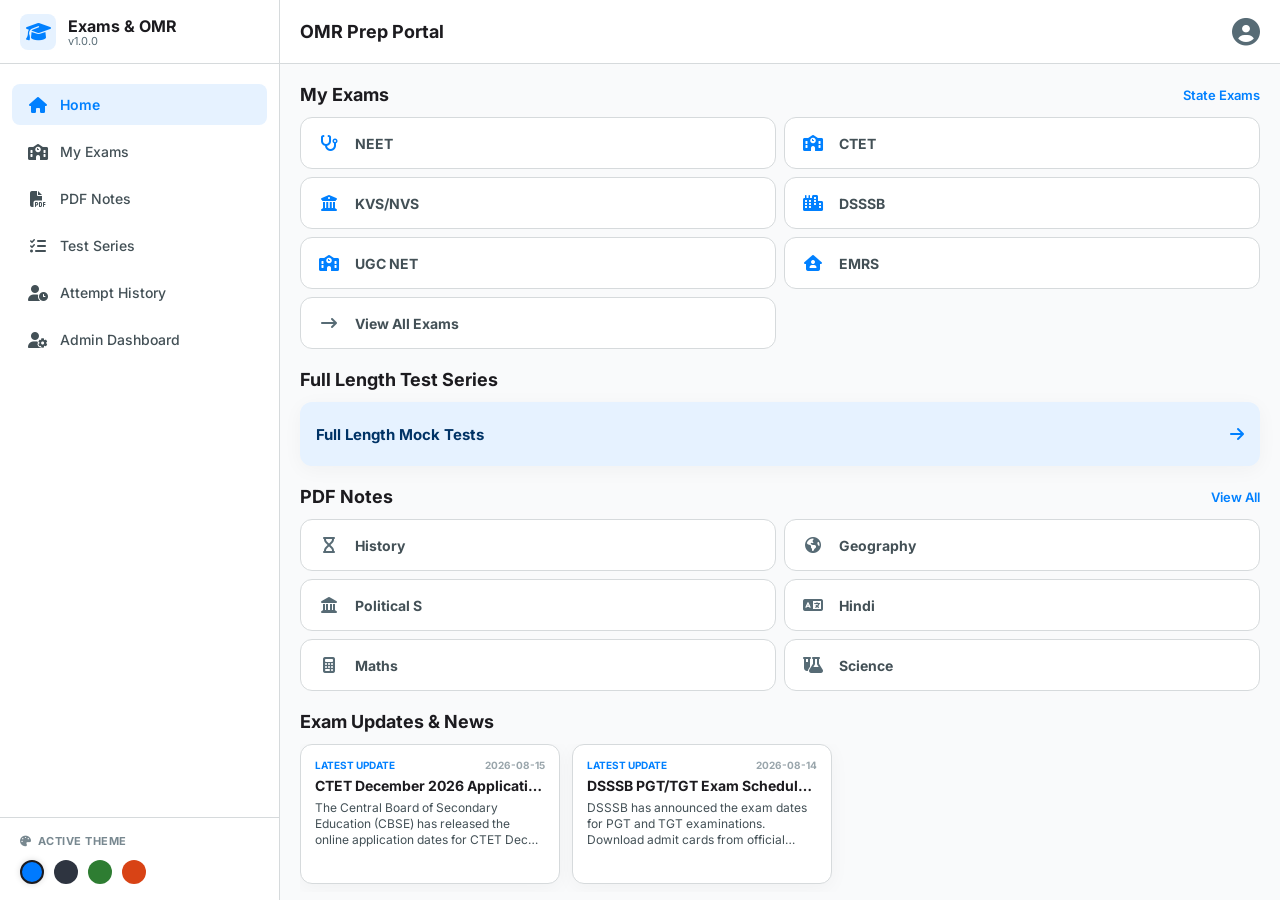
<file: web/index.html>
<!DOCTYPE html>
<html lang="en">
<head>
    <meta charset="UTF-8">
    <meta name="viewport" content="width=device-width, initial-scale=1.0">
    <title>OMR Prep Portal - Online Tests & OMR Scanner</title>
    <!-- Google Fonts: Inter for clean typography -->
    <link rel="preconnect" href="https://fonts.googleapis.com">
    <link rel="preconnect" href="https://fonts.gstatic.com" crossorigin>
    <link href="https://fonts.googleapis.com/css2?family=Inter:wght@300;400;500;600;700;800&display=swap" rel="stylesheet">
    <link rel="stylesheet" href="style.css">
    <!-- FontAwesome for icons -->
    <link rel="stylesheet" href="https://cdnjs.cloudflare.com/ajax/libs/font-awesome/6.4.0/css/all.min.css">
</head>
<body>
    <div id="app">
        <!-- Sidebar Navigation Drawer -->
        <aside id="sidebar" class="sidebar">
            <div class="sidebar-header">
                <div class="logo-box">
                    <i class="fa-solid fa-graduation-cap"></i>
                </div>
                <div>
                    <h3>Exams & OMR</h3>
                    <span>v1.0.0</span>
                </div>
                <button id="close-sidebar-btn" class="close-btn"><i class="fa-solid fa-xmark"></i></button>
            </div>
            <nav class="sidebar-nav">
                <a href="#" class="nav-item active" data-screen="home"><i class="fa-solid fa-house"></i> Home</a>
                <a href="#" class="nav-item" data-screen="exams"><i class="fa-solid fa-school"></i> My Exams</a>
                <a href="#" class="nav-item" data-screen="notes"><i class="fa-solid fa-file-pdf"></i> PDF Notes</a>
                <a href="#" class="nav-item" data-screen="test-series-catalog"><i class="fa-solid fa-list-check"></i> Test Series</a>

                <a href="#" class="nav-item" data-screen="profile"><i class="fa-solid fa-user-clock"></i> Attempt History</a>
                <a href="#" class="nav-item" data-screen="admin-gate"><i class="fa-solid fa-user-gear"></i> Admin Dashboard</a>
            </nav>
            <div class="sidebar-theme-selector">
                <span class="theme-selector-label"><i class="fa-solid fa-palette"></i> Active Theme</span>
                <div class="theme-buttons-row">
                    <button class="theme-btn ocean active" data-theme="ocean" title="Ocean Blue"></button>
                    <button class="theme-btn charcoal" data-theme="charcoal" title="Dark Mode"></button>
                    <button class="theme-btn emerald" data-theme="emerald" title="Forest Emerald"></button>
                    <button class="theme-btn sunset" data-theme="sunset" title="Sunset Copper"></button>
                </div>
            </div>
        </aside>

        <!-- Main Content Area -->
        <div class="main-wrapper">
            <!-- App Header -->
            <header class="app-header">
                <button id="hamburger-btn" class="header-icon-btn"><i class="fa-solid fa-bars"></i></button>
                <h1 id="header-title">OMR Prep Portal</h1>
                <button id="header-profile-btn" class="header-profile-btn"><i class="fa-solid fa-circle-user"></i></button>
            </header>

            <!-- Screens Containers -->
            <main class="content-container">
                <!-- 1. Home Screen -->
                <section id="screen-home" class="app-screen active">
                    <!-- My Exams Section -->
                    <div class="screen-section">
                        <div class="section-header">
                            <h3>My Exams</h3>
                            <button class="view-all-btn" data-target="exams">State Exams</button>
                        </div>
                        <div class="grid-two-columns" id="home-exams-list">
                            <!-- Injected dynamically -->
                        </div>
                    </div>

                    <!-- Full Length Test Series -->
                    <div class="screen-section">
                        <h3>Full Length Test Series</h3>
                        <div class="simple-promo-card" id="test-series-promo">
                            <span>Full Length Mock Tests</span>
                            <i class="fa-solid fa-arrow-right"></i>
                        </div>
                    </div>

                    <!-- PDF Notes Section -->
                    <div class="screen-section">
                        <div class="section-header">
                            <h3>PDF Notes</h3>
                            <button class="view-all-btn" data-target="notes">View All</button>
                        </div>
                        <div class="grid-two-columns" id="home-subjects-list">
                            <!-- Injected dynamically -->
                        </div>
                    </div>

                    <!-- Exam Updates News Section -->
                    <div class="screen-section">
                        <h3>Exam Updates & News</h3>
                        <div class="updates-carousel horizontal-scroll" id="home-updates-list">
                            <!-- Injected dynamically -->
                        </div>
                    </div>
                </section>

                <!-- 2. Exams List Screen -->
                <section id="screen-exams" class="app-screen">
                    <div class="screen-header">
                        <h2>State Exams</h2>
                    </div>
                    <div class="search-bar-wrapper">
                        <i class="fa-solid fa-magnifying-glass"></i>
                        <input type="text" id="exam-search-input" placeholder="Search exams (e.g. CTET, KVS)">
                    </div>
                    <div class="grid-two-columns" id="exams-grid-container">
                        <!-- Injected dynamically -->
                    </div>
                </section>

                <!-- 3. PDF Notes Screen -->
                <section id="screen-notes" class="app-screen">
                    <div class="screen-header">
                        <h2>PDF Notes Library</h2>
                    </div>
                    <div class="filter-chips-row horizontal-scroll" id="notes-filter-container">
                        <!-- Injected dynamically -->
                    </div>
                    <div class="notes-list-container" id="notes-list-container">
                        <!-- Injected dynamically -->
                    </div>
                </section>

                <!-- Exam Details Screen with tabs: Mock Tests, Notes, PYQs -->
                <section id="screen-exam-details" class="app-screen" style="display: flex; flex-direction: column; height: 100%; max-height: 100%; overflow: hidden; padding: 0 16px;">
                    <!-- Sticky Header & Filter Area -->
                    <div class="sticky-details-header" style="position: sticky; top: 0; background-color: var(--background); z-index: 10; padding: 4px 0 4px 0; border-bottom: 1px solid var(--outline); display: flex; flex-direction: column; gap: 4px; flex-shrink: 0;">
                        <div class="screen-header" style="margin-bottom: 0; padding-bottom: 0; border-bottom: none; gap: 12px;">
                            <button class="icon-back-btn" id="exam-details-back-btn" style="width: 32px; height: 32px;"><i class="fa-solid fa-arrow-left" style="font-size: 12px;"></i></button>
                            <h2 id="exam-details-title" style="font-size: 14px; font-weight: 800;">Exam Details</h2>
                        </div>
                        
                        <!-- Top-level filters (dynamic) -->
                        <div id="exam-details-filters-container" style="margin: 0;"></div>
                        
                        <!-- Tab options bar -->
                        <div class="exam-sub-tabs" style="margin-bottom: 0; padding: 2px;">
                            <button class="exam-sub-tab active" data-tab="mocks" style="padding: 6px; font-size: 12px;">Mock Tests</button>
                            <button class="exam-sub-tab" data-tab="notes" style="padding: 6px; font-size: 12px;">Notes</button>
                            <button class="exam-sub-tab" data-tab="pyqs" style="padding: 6px; font-size: 12px;">PYQs</button>
                        </div>
                    </div>

                    <!-- Scrollable content area -->
                    <div class="scrollable-details-content" style="flex: 1; overflow-y: auto; padding: 2px 0 8px 0; margin-bottom: 8px;">
                        <!-- Mock Tests List Section -->
                        <div id="exam-tab-mocks" class="exam-tab-content">
                            <div class="tests-list" id="exam-details-mocks-list" style="display: flex; flex-direction: column; gap: 8px;">
                                <!-- Injected dynamically -->
                            </div>
                        </div>

                        <!-- Notes List Section -->
                        <div id="exam-tab-notes" class="exam-tab-content" style="display: none;">
                            <div class="notes-list" id="exam-details-notes-list" style="display: flex; flex-direction: column; gap: 8px;">
                                <!-- Injected dynamically -->
                            </div>
                        </div>

                        <!-- PYQs List Section -->
                        <div id="exam-tab-pyqs" class="exam-tab-content" style="display: none;">
                            <div class="tests-list" id="exam-details-pyqs-list" style="display: flex; flex-direction: column; gap: 8px;">
                                <!-- Injected dynamically -->
                            </div>
                        </div>
                    </div>
                </section>

                <!-- 4. Test Series Catalog Screen -->
                <section id="screen-test-series-catalog" class="app-screen">
                    <div class="screen-header">
                        <h2>Test Series Catalog</h2>
                    </div>
                    <div class="test-series-list" id="test-series-list-container">
                        <!-- Injected dynamically -->
                    </div>
                </section>

                <!-- 5. Test Series Details Screen -->
                <section id="screen-test-series-details" class="app-screen">
                    <div class="back-navigation">
                        <button class="back-btn" data-target="test-series-catalog"><i class="fa-solid fa-arrow-left"></i> Back</button>
                    </div>
                    <h2 id="details-series-title">Series Details</h2>
                    <p id="details-series-desc" class="series-description">Description of this test series.</p>
                    <div class="tests-list" id="details-tests-list">
                        <!-- Injected dynamically -->
                    </div>
                </section>

                <!-- 6. Online Test Player Screen -->
                <section id="screen-online-test-player" class="app-screen no-padding">
                    <!-- Setup Instructions Panel (Shown before starting test) -->
                    <div id="player-setup-panel" style="position: absolute; top: 0; left: 0; right: 0; bottom: 0; background-color: var(--background); z-index: 100; overflow-y: auto; padding: 20px; display: flex; flex-direction: column; gap: 16px;">
                        <div class="back-navigation" style="margin-bottom: 0;">
                            <button class="back-btn" id="player-setup-back-btn" style="background: none; border: none; font-size: 14px; font-weight: 700; color: var(--primary); cursor: pointer;"><i class="fa-solid fa-arrow-left"></i> Back</button>
                        </div>
                        <div class="instructions-card" style="margin-top: 10px; background-color: var(--surface); padding: 16px; border-radius: var(--border-radius-md); border: 1px solid var(--outline);">
                            <h3 id="setup-exam-title" style="margin: 0;">Exam Guidelines</h3>
                            <p style="font-size: 12px; color: var(--on-surface-variant); opacity: 0.8; margin: 4px 0 0 0;">Please read all rules carefully before proceeding.</p>
                            <ul class="steps-list" style="margin: 12px 0 0 0; padding-left: 0; list-style: none; display: flex; flex-direction: column; gap: 10px; font-size: 12.5px;">
                                <li style="display: flex; gap: 8px; align-items: flex-start;"><span class="step-num" style="display: flex; align-items: center; justify-content: center; width: 18px; height: 18px; background-color: var(--primary-container); color: var(--primary); border-radius: 50%; font-size: 10px; font-weight: 700; flex-shrink: 0; margin-top: 2px;">1</span> <span>This test contains multiple-choice questions.</span></li>
                                <li style="display: flex; gap: 8px; align-items: flex-start;"><span class="step-num" style="display: flex; align-items: center; justify-content: center; width: 18px; height: 18px; background-color: var(--primary-container); color: var(--primary); border-radius: 50%; font-size: 10px; font-weight: 700; flex-shrink: 0; margin-top: 2px;">2</span> <span id="setup-duration-rule">Total duration is 30 minutes. The countdown cannot be paused.</span></li>
                                <li style="display: flex; gap: 8px; align-items: flex-start;"><span class="step-num" style="display: flex; align-items: center; justify-content: center; width: 18px; height: 18px; background-color: var(--primary-container); color: var(--primary); border-radius: 50%; font-size: 10px; font-weight: 700; flex-shrink: 0; margin-top: 2px;">3</span> <span>Grading: +4 marks for Correct, -1 for Incorrect.</span></li>
                                <li style="display: flex; gap: 8px; align-items: flex-start;"><span class="step-num" style="display: flex; align-items: center; justify-content: center; width: 18px; height: 18px; background-color: var(--primary-container); color: var(--primary); border-radius: 50%; font-size: 10px; font-weight: 700; flex-shrink: 0; margin-top: 2px;">4</span> <span><strong>Proctoring Mode:</strong> Tab switching or leaving the screen will trigger security alerts. Reaching 3 violations auto-submits the test.</span></li>
                            </ul>
                        </div>
                        <div style="display: flex; align-items: flex-start; gap: 10px; margin-top: 12px; text-align: left;">
                            <input type="checkbox" id="setup-declaration-checkbox" style="margin-top: 3px; cursor: pointer; transform: scale(1.15);">
                            <label for="setup-declaration-checkbox" style="font-size: 12px; line-height: 1.5; cursor: pointer; user-select: none;">
                                I declare that I have read the guidelines and proctoring conditions, and will maintain academic integrity during the exam.
                            </label>
                        </div>
                        <button id="player-setup-start-btn" class="primary-action-btn" style="margin-top: auto; width: 100%;" disabled>Start Proctoring & Attempt Test</button>
                    </div>

                    <div class="player-header">
                        <div style="display: flex; align-items: center; gap: 12px;">
                            <button id="player-exit-btn" style="background: none; border: none; font-size: 18px; color: var(--on-surface); cursor: pointer; padding: 4px; display: flex; align-items: center; justify-content: center;"><i class="fa-solid fa-arrow-left"></i></button>
                            <div class="player-title-box">
                                <h3 id="player-test-title" style="margin: 0;">Mock Test</h3>
                                <span id="player-timer" class="player-timer">Time Left: 30:00</span>
                            </div>
                        </div>
                        <button id="player-palette-btn" class="palette-toggle-btn"><i class="fa-solid fa-grid-2"></i> Palette</button>
                    </div>
                    <div class="player-body">
                        <div class="question-container">
                            <div class="question-header">
                                <h3 id="player-question-number">Question 1 of 30</h3>
                                <label class="mark-review-label">
                                    <input type="checkbox" id="mark-review-checkbox"> Mark for Review
                                </label>
                            </div>
                            <div class="question-card">
                                <p id="player-question-body">Question text will load here...</p>
                            </div>
                            <div class="options-container" id="player-options-list">
                                <!-- Options will be injected here -->
                            </div>
                        </div>
                    </div>
                    <div class="player-footer">
                        <button id="player-prev-btn" class="nav-btn">PREV</button>
                        <button id="player-submit-btn" class="submit-btn">SUBMIT</button>
                        <button id="player-next-btn" class="nav-btn">NEXT</button>
                    </div>
                </section>

                <!-- 7. OMR Scan Prep Screen -->
                <section id="screen-omr-scan-prep" class="app-screen">
                    <div class="back-navigation">
                        <button class="back-btn" id="omr-prep-back-btn"><i class="fa-solid fa-arrow-left"></i> Back</button>
                    </div>
                    <h2 id="omr-prep-title" class="test-title">OMR Mock Test Prep</h2>
                    <div class="instructions-card">
                        <h4>How it works:</h4>
                        <ul class="steps-list">
                            <li><span class="step-num">1</span> Download & Print both the Question Paper PDF and the custom Bubble OMR sheet.</li>
                            <li><span class="step-num">2</span> Attempt the test offline by marking bubbles on the printed OMR sheet with a black/blue pen.</li>
                            <li><span class="step-num">3</span> Open this app's camera scanner, align the OMR sheet inside the frame, and scan.</li>
                            <li><span class="step-num">4</span> The app immediately processes the markings and uploads details to your Profile.</li>
                        </ul>
                    </div>
                    <div class="downloads-section">
                        <h3>Downloads Required</h3>
                        <div class="download-row">
                            <div class="download-info">
                                <i class="fa-solid fa-file-pdf"></i>
                                <span>Question Paper PDF</span>
                            </div>
                            <div style="display: flex; gap: 8px;">
                                <button id="btn-preview-paper" class="btn-download" style="background-color: var(--primary-container); color: var(--primary);" title="Preview In-App"><i class="fa-solid fa-eye"></i></button>
                                <button id="btn-download-paper" class="btn-download"><i class="fa-solid fa-download"></i></button>
                            </div>
                        </div>
                        <div class="download-row">
                            <div class="download-info">
                                <i class="fa-solid fa-file-invoice"></i>
                                <span>OMR Grid Sheet PDF (30 Bubbles)</span>
                            </div>
                            <button id="btn-download-omr" class="btn-download"><i class="fa-solid fa-download"></i></button>
                        </div>
                    </div>

                    <!-- Inline PDF Viewer Container -->
                    <div id="omr-pdf-viewer-container" class="pdf-viewer-pane" style="display: none; margin-top: 16px; border: 1px solid var(--outline); border-radius: var(--border-radius-md); overflow: hidden; background-color: var(--surface);">
                        <div style="background-color: var(--surface-variant); padding: 8px 16px; display: flex; justify-content: space-between; align-items: center; border-bottom: 1px solid var(--outline);">
                            <span style="font-weight: 700; font-size: 13px; color: var(--on-surface-variant);"><i class="fa-solid fa-file-pdf text-primary"></i> Question Paper Reader</span>
                            <button id="close-pdf-viewer-btn" style="background: none; border: none; font-size: 16px; cursor: pointer; color: var(--on-surface-variant);"><i class="fa-solid fa-xmark"></i></button>
                        </div>
                        <div id="pdf-viewer-frame-box" style="height: 300px; width: 100%;">
                            <div id="pdf-mock-viewer" style="height: 100%; overflow-y: scroll; padding: 16px; font-size: 13px; line-height: 1.6; color: var(--on-surface); background-color: var(--surface-variant); text-align: left;">
                                <!-- Questions list injected dynamically -->
                            </div>
                        </div>
                    </div>

                    <div style="display: flex; gap: 12px; margin-top: 16px; width: 100%;">
                        <button id="start-scan-btn" class="primary-action-btn" style="flex: 1; margin: 0;"><i class="fa-solid fa-camera"></i> Open Camera Scanner</button>
                        <button id="upload-scan-btn" class="secondary-action-btn" style="flex: 1; margin: 0; background-color: transparent; border: 1.5px solid var(--outline); color: var(--primary); font-weight: 700; display: flex; align-items: center; justify-content: center; gap: 6px; cursor: pointer;"><i class="fa-solid fa-upload"></i> Upload OMR Image</button>
                    </div>
                    <input type="file" id="omr-file-input" accept="image/*" style="display: none;" />
                </section>

                <!-- 8. Live OMR Scanner Screen (Camera Access) -->
                <section id="screen-omr-scanner" class="app-screen no-padding black-bg">
                    <div class="scanner-header">
                        <button id="scanner-back-btn" class="scanner-icon-btn"><i class="fa-solid fa-arrow-left"></i></button>
                        <h3>OMR Scanner</h3>
                        <div style="width: 40px;"></div> <!-- Spacer -->
                    </div>
                    
                    <div class="camera-viewport-container">
                        <!-- Real Camera Feed -->
                        <video id="webcam-feed" autoplay playsinline muted></video>
                        <canvas id="scanner-canvas" style="position: absolute; top: 0; left: 0; width: 100%; height: 100%; object-fit: contain; pointer-events: none; z-index: 15;"></canvas>
                        
                        <!-- Grid Scanner Overlay -->
                        <div id="scanner-overlay" class="scanner-overlay">
                            <div class="guide-corner top-left"></div>
                            <div class="guide-corner top-right"></div>
                            <div class="guide-corner bottom-left"></div>
                            <div class="guide-corner bottom-right"></div>
                            <div class="scanner-laser"></div>
                            <div class="align-helper-text">Align OMR borders in frame</div>
                        </div>
                    </div>

                    <div class="scanner-footer">
                        <div class="status-card">
                            <span id="scanner-status-text">Ready to scan OMR</span>
                            <div class="scan-progress-bar" id="scan-progress-bar">
                                <div class="progress-fill" id="scan-progress-fill"></div>
                            </div>
                            <button id="capture-scan-btn" class="scan-action-btn"><i class="fa-solid fa-qrcode"></i> Capture & Scan OMR</button>
                        </div>
                    </div>
                </section>

                <!-- 9. Scorecard / Result Screen -->
                <section id="screen-omr-result" class="app-screen">
                    <h2 class="section-center-title">Attempt Scorecard</h2>
                    <div class="scorecard-hero">
                        <h3 id="result-test-title">Mock Examination</h3>
                        <span class="score-label">Score Obtained</span>
                        <h1 id="result-score-value" class="score-display">24 / 30</h1>
                        <span id="result-percentage" class="percentage-display">Percentage: 80.0%</span>
                        <div id="result-percentile-box" style="font-size: 12px; font-weight: 700; color: var(--primary); margin-top: 8px; background-color: var(--primary-container); padding: 4px 12px; border-radius: 12px; display: inline-block; border: 1px solid var(--outline);">Percentile: 92.4% (Top 7.6%)</div>
                        <br>
                        <span id="result-mode-badge" class="mode-badge" style="margin-top: 8px; display: inline-block;">OMR Attempt</span>
                    </div>

                    <!-- Circular Accuracy Gauge -->
                    <div id="scorecard-accuracy-gauge-box" style="display: flex; justify-content: center; margin: 16px 0; background-color: var(--surface); padding: 12px; border-radius: 12px; border: 1px solid var(--outline); align-items: center; gap: 16px;">
                        <svg width="64" height="64" viewBox="0 0 36 36" style="transform: rotate(-90deg);">
                            <path d="M18 2.0845 a 15.9155 15.9155 0 0 1 0 31.831 a 15.9155 15.9155 0 0 1 0 -31.831" fill="none" stroke="var(--outline)" stroke-width="3" />
                            <path id="scorecard-accuracy-fill" d="M18 2.0845 a 15.9155 15.9155 0 0 1 0 31.831 a 15.9155 15.9155 0 0 1 0 -31.831" fill="none" stroke="var(--success)" stroke-width="3" stroke-dasharray="80, 100" />
                        </svg>
                        <div style="text-align: left;">
                            <strong id="scorecard-accuracy-pct" style="font-size: 16px; color: var(--on-surface);">80.0%</strong>
                            <span style="font-size: 10px; color: var(--on-surface-variant); display: block; margin-top: 2px;">Visual Accuracy Rate</span>
                        </div>
                    </div>

                    <!-- Score Comparison Chart -->
                    <div class="score-comparison-card" style="margin-bottom: 16px; background-color: var(--surface); padding: 16px; border-radius: var(--border-radius-md); border: 1px solid var(--outline); text-align: left;">
                        <h4 style="margin: 0 0 12px 0; font-size: 13px;">Class Performance Comparison</h4>
                        
                        <div style="margin-bottom: 8px;">
                            <div style="display: flex; justify-content: space-between; font-size: 11px; font-weight: 600;">
                                <span>Your Score</span>
                                <span id="comp-student-score" style="color: var(--success);">24 / 30</span>
                            </div>
                            <div style="width: 100%; height: 6px; background-color: var(--outline); border-radius: 3px; margin-top: 4px; overflow: hidden;">
                                <div id="comp-student-bar" style="width: 80%; height: 100%; background-color: var(--success);"></div>
                            </div>
                        </div>

                        <div style="margin-bottom: 8px;">
                            <div style="display: flex; justify-content: space-between; font-size: 11px; font-weight: 600;">
                                <span>Cutoff Score</span>
                                <span style="color: var(--warning);">15 / 30</span>
                            </div>
                            <div style="width: 100%; height: 6px; background-color: var(--outline); border-radius: 3px; margin-top: 4px; overflow: hidden;">
                                <div style="width: 50%; height: 100%; background-color: var(--warning);"></div>
                            </div>
                        </div>

                        <div style="margin-bottom: 8px;">
                            <div style="display: flex; justify-content: space-between; font-size: 11px; font-weight: 600;">
                                <span>Topper Score</span>
                                <span style="color: var(--primary);">28 / 30</span>
                            </div>
                            <div style="width: 100%; height: 6px; background-color: var(--outline); border-radius: 3px; margin-top: 4px; overflow: hidden;">
                                <div style="width: 93%; height: 100%; background-color: var(--primary);"></div>
                            </div>
                        </div>

                        <div>
                            <div style="display: flex; justify-content: space-between; font-size: 11px; font-weight: 600;">
                                <span>Class Average</span>
                                <span style="color: var(--tertiary);">19.2 / 30</span>
                            </div>
                            <div style="width: 100%; height: 6px; background-color: var(--outline); border-radius: 3px; margin-top: 4px; overflow: hidden;">
                                <div style="width: 64%; height: 100%; background-color: var(--tertiary);"></div>
                            </div>
                        </div>
                    </div>

                    <div class="score-breakdown-card">
                        <h4>Section Analysis</h4>
                        <div class="breakdown-row">
                            <span><i class="fa-solid fa-circle-check text-success"></i> Correct Answers</span>
                            <strong id="result-correct-count" class="text-success">24</strong>
                        </div>
                        <div class="breakdown-divider"></div>
                        <div class="breakdown-row">
                            <span><i class="fa-solid fa-circle-xmark text-danger"></i> Incorrect Answers</span>
                            <strong id="result-incorrect-count" class="text-danger">6</strong>
                        </div>
                        <div class="breakdown-divider"></div>
                        <div class="breakdown-row">
                            <span><i class="fa-solid fa-circle-minus text-muted"></i> Skipped Questions</span>
                            <strong id="result-skipped-count" class="text-muted">0</strong>
                        </div>
                        <div class="breakdown-divider"></div>
                        <div class="breakdown-row">
                            <span><i class="fa-solid fa-circle-exclamation text-warning"></i> Double Marked (Smudge)</span>
                            <strong id="result-double-count" class="text-warning">0</strong>
                        </div>
                    </div>
                    
                    <!-- Scanned OMR Sheet Preview Section (Only shown for OMR attempts) -->
                    <div id="result-omr-preview-card" class="score-breakdown-card" style="display: none; margin-top: 16px; text-align: center;">
                        <h4 style="margin: 0 0 12px 0; text-align: left;"><i class="fa-solid fa-image"></i> Scanned OMR Sheet Preview</h4>
                        <div style="border: 1.5px solid var(--outline); border-radius: 8px; overflow: hidden; background-color: #000; display: inline-block; max-width: 100%;">
                            <img id="result-omr-preview-img" style="max-width: 100%; height: auto; display: block;" />
                        </div>
                    </div>
                    
                    <div class="metadata-row">
                        <span id="result-timestamp">Exam Date: 2026-08-15 17:40</span>
                    </div>

                    <button id="result-review-btn" class="secondary-action-btn" style="margin-top: 10px; width: 100%;"><i class="fa-solid fa-square-poll-vertical"></i> Review Detailed Answers</button>
                    <button id="result-leaderboard-btn" class="secondary-action-btn" style="margin-top: 10px; width: 100%; border: 1.5px solid var(--outline); background-color: transparent; color: var(--primary);"><i class="fa-solid fa-star"></i> View Test Leaderboard</button>
                    <button id="result-home-btn" class="primary-action-btn">Return to Home</button>
                </section>

                <!-- 9B. Detailed Test Review Screen -->
                <section id="screen-test-review" class="app-screen">
                    <div class="screen-header">
                        <button class="icon-back-btn" id="review-back-btn"><i class="fa-solid fa-arrow-left"></i></button>
                        <h2>Detailed Review</h2>
                    </div>
                    <div class="review-summary-box">
                        <h3 id="review-title">Mock Examination</h3>
                        <div class="review-stats-chips">
                            <span class="review-chip correct"><i class="fa-solid fa-check"></i> <span id="rev-correct-count">0</span> Correct</span>
                            <span class="review-chip incorrect"><i class="fa-solid fa-xmark"></i> <span id="rev-incorrect-count">0</span> Wrong</span>
                            <span class="review-chip skipped"><i class="fa-solid fa-minus"></i> <span id="rev-skipped-count">0</span> Skipped</span>
                            <span class="review-chip double"><i class="fa-solid fa-exclamation"></i> <span id="rev-double-count">0</span> Double</span>
                        </div>
                        <button id="btn-review-preview-paper" class="primary-action-btn" style="margin-top: 12px; font-size: 12px; padding: 8px 12px; background-color: var(--primary-container); color: var(--primary);"><i class="fa-solid fa-file-pdf"></i> View Question Paper</button>
                    </div>

                    <!-- Toggleable Question Paper Reader inside Review Mode -->
                    <div id="review-pdf-viewer-container" style="display: none; margin-bottom: 16px; border: 1px solid var(--outline); border-radius: var(--border-radius-md); overflow: hidden; background-color: var(--surface);">
                        <div style="background-color: var(--surface-variant); padding: 8px 16px; display: flex; justify-content: space-between; align-items: center; border-bottom: 1px solid var(--outline);">
                            <span style="font-weight: 700; font-size: 13px; color: var(--on-surface-variant);"><i class="fa-solid fa-file-pdf text-primary"></i> Question Paper Reader</span>
                            <button id="close-review-pdf-btn" style="background: none; border: none; font-size: 16px; cursor: pointer; color: var(--on-surface-variant);"><i class="fa-solid fa-xmark"></i></button>
                        </div>
                        <div style="height: 300px; width: 100%;">
                            <div id="review-pdf-mock-viewer" style="height: 100%; overflow-y: scroll; padding: 16px; font-size: 13px; line-height: 1.6; color: var(--on-surface); background-color: var(--surface-variant); text-align: left;">
                                <!-- Injected dynamically -->
                            </div>
                        </div>
                    </div>

                    <!-- Filter Chips bar for review questions -->
                    <div class="filter-chips-row horizontal-scroll" id="review-filter-chips" style="margin-bottom: 12px; display: flex; gap: 8px; overflow-x: auto; padding: 4px 0;">
                        <!-- Chips injected dynamically -->
                    </div>

                    <div class="review-questions-container" id="review-questions-list">
                        <!-- Dynamically injected card list -->
                    </div>
                </section>

                <!-- 9C. Mock Test Details Screen -->
                <section id="screen-test-details" class="app-screen">
                    <div class="screen-header">
                        <button class="icon-back-btn" id="details-back-btn"><i class="fa-solid fa-arrow-left"></i></button>
                        <h2>Mock Test Details</h2>
                    </div>

                    <!-- Test Info Card -->
                    <div class="scorecard-hero" style="background: linear-gradient(135deg, var(--surface-variant) 0%, var(--surface) 100%); text-align: left; padding: 20px; border-radius: 12px; margin-bottom: 16px;">
                        <h3 id="mock-detail-title" style="margin: 0 0 8px 0; color: var(--primary); font-size: 18px;">Mock Examination</h3>
                        <p style="font-size: 12px; margin: 0 0 16px 0; color: var(--on-surface-variant); opacity: 0.85;">Syllabus Covered: Child Psychology, Developmental Stages, Pedagogy Principles, Hindi grammar concepts and Comprehension skills.</p>
                        
                        <div style="display: grid; grid-template-columns: repeat(4, 1fr); gap: 10px; background-color: var(--surface-variant); padding: 12px; border-radius: 8px; border: 1px solid var(--outline); text-align: center;">
                            <div>
                                <span style="font-size: 10px; color: var(--on-surface-variant); display: block; margin-bottom: 2px;">Duration</span>
                                <strong id="mock-detail-duration" style="font-size: 13px;">30 Mins</strong>
                            </div>
                            <div>
                                <span style="font-size: 10px; color: var(--on-surface-variant); display: block; margin-bottom: 2px;">Questions</span>
                                <strong id="mock-detail-questions" style="font-size: 13px;">30 Qs</strong>
                            </div>
                            <div>
                                <span style="font-size: 10px; color: var(--on-surface-variant); display: block; margin-bottom: 2px;">Total Marks</span>
                                <strong id="mock-detail-marks" style="font-size: 13px;">30 Marks</strong>
                            </div>
                            <div>
                                <span style="font-size: 10px; color: var(--on-surface-variant); display: block; margin-bottom: 2px;">Cutoff Score</span>
                                <strong id="mock-detail-cutoff" style="font-size: 13px;">21 Marks</strong>
                            </div>
                        </div>
                    </div>

                    <!-- Preparation Options -->
                    <div class="score-breakdown-card" style="margin-top: 16px; padding: 16px;">
                        <h4 style="margin: 0 0 12px 0; color: var(--on-surface);">Attempt Preparation Options</h4>
                        <div style="display: flex; flex-direction: column; gap: 10px; width: 100%;">
                            <div style="display: flex; gap: 12px; width: 100%;">
                                <button id="detail-btn-omr" class="secondary-action-btn" style="flex: 1; margin: 0; background-color: transparent; border: 1.5px solid var(--outline); color: var(--primary);"><i class="fa-solid fa-qrcode"></i> Attempt OMR</button>
                                <button id="detail-btn-online" class="primary-action-btn" style="flex: 1; margin: 0;"><i class="fa-solid fa-circle-play"></i> Attempt Online</button>
                            </div>
                            <button id="detail-btn-download-omr" class="secondary-action-btn" style="width: 100%; margin: 0; background-color: var(--primary-container); color: var(--primary); border: 1.5px solid var(--outline); font-weight: 700; cursor: pointer; display: flex; align-items: center; justify-content: center; gap: 6px;"><i class="fa-solid fa-print"></i> Download / Print OMR Sheet (PDF)</button>
                        </div>
                    </div>

                    <!-- Past Attempts List -->
                    <div class="score-breakdown-card" style="margin-top: 16px; padding: 16px;">
                        <h4 style="margin: 0 0 12px 0; color: var(--on-surface);">Your Attempts History</h4>
                        <div id="mock-detail-attempts-list" style="font-size: 12px;">
                            <!-- Dynamically populated past attempts -->
                        </div>
                    </div>

                    <!-- Inline Rankings Section -->
                    <h3 style="margin: 24px 0 12px 0; font-size: 16px; font-weight: 800; color: var(--on-background);">Test Rankings & Leaderboard</h3>
                    
                    <div id="mock-detail-unattempted-warning" style="background-color: #fce8e6; color: #c5221f; padding: 10px; border-radius: 8px; font-size: 11px; font-weight: 600; margin-bottom: 16px; border: 1.5px solid #fad2cf; display: none;">
                        <i class="fa-solid fa-triangle-exclamation"></i> Take this test to calculate your official leaderboard percentile.
                    </div>

                    <!-- Top 3 Podium Layout -->
                    <div class="podium-container" id="leaderboard-podium">
                        <!-- Podium items injected dynamically -->
                    </div>

                    <!-- Ranking List (Ranks 4-10) -->
                    <div class="rankings-list" id="leaderboard-list">
                        <!-- List rows injected dynamically -->
                    </div>

                    <!-- Sticky Bottom My Rank Bar -->
                    <div class="my-rank-banner" id="leaderboard-my-rank-banner" style="position: sticky; bottom: 0; background-color: var(--primary-container); margin-top: 20px; z-index: 10;">
                        <!-- User's rank injected dynamically -->
                    </div>
                </section>

                <!-- 10. Profile & History Screen -->
                <section id="screen-profile" class="app-screen">
                    <!-- Bio Header -->
                    <div class="profile-bio-card">
                        <div class="avatar-box">AS</div>
                        <div class="bio-details">
                            <h3>Amit Sharma</h3>
                            <span>amit.sharma@example.com</span>
                        </div>
                    </div>

                    <!-- Statistics grid -->
                    <div class="profile-stats-grid">
                        <div class="profile-stat-card">
                            <span>Total Attempts</span>
                            <h2 id="profile-total-attempts">2</h2>
                        </div>
                        <div class="profile-stat-card">
                            <span>Average Score</span>
                            <h2 id="profile-avg-score">75.0%</h2>
                        </div>
                    </div>

                    <!-- Analytics Charts -->
                    <div class="analytics-section" style="margin-top: 20px;">
                        <h3>Performance Analytics</h3>
                        <div class="analytics-card" style="background-color: var(--surface); border: 1px solid var(--outline); border-radius: var(--border-radius-md); padding: 16px; box-shadow: var(--card-shadow); margin-bottom: 16px;">
                            <h4 style="margin-top: 0; margin-bottom: 12px; font-size: 13px; color: var(--on-surface);">Score Trend (Attempts Progress)</h4>
                            <div class="chart-wrapper" style="height: 180px; width: 100%;">
                                <svg id="trend-line-chart" viewBox="0 0 500 200" width="100%" height="100%" style="overflow: visible;"></svg>
                            </div>
                        </div>
                        <div class="analytics-card" style="background-color: var(--surface); border: 1px solid var(--outline); border-radius: var(--border-radius-md); padding: 16px; box-shadow: var(--card-shadow); margin-bottom: 16px;">
                            <h4 style="margin-top: 0; margin-bottom: 12px; font-size: 13px; color: var(--on-surface);">Subject Accuracy (%)</h4>
                            <div class="chart-wrapper" style="height: 180px; width: 100%;">
                                <svg id="subject-bar-chart" viewBox="0 0 500 200" width="100%" height="100%" style="overflow: visible;"></svg>
                            </div>
                        </div>
                    </div>

                    <!-- Attempt History -->
                    <div class="history-section">
                        <h3>Attempt History</h3>
                        <div class="history-list" id="profile-history-list">
                            <!-- Injected dynamically -->
                        </div>
                    </div>
                </section>

                <!-- 11. Admin Gate Screen (Passcode Check) -->
                <section id="screen-admin-gate" class="app-screen">
                    <div class="admin-login-card">
                        <i class="fa-solid fa-lock-open admin-gate-icon"></i>
                        <h3>Admin Security Gate</h3>
                        <p>Please enter the administrative passcode to access portal controls.</p>
                        <input type="password" id="admin-passcode-input" placeholder="Enter admin code (Default: 12345)" class="form-input-field">
                        <button id="admin-login-btn" class="primary-action-btn">Verify Passcode</button>
                    </div>
                </section>

                <!-- 12. Admin Panel Workspace Screen -->
                <section id="screen-admin" class="app-screen no-padding">
                    <div class="admin-workspace-header">
                        <div class="admin-user-title">
                            <h3>Portal Management Console</h3>
                            <span>Local Storage Mode</span>
                        </div>
                        <button id="admin-logout-btn" class="admin-logout-btn"><i class="fa-solid fa-right-from-bracket"></i> Exit</button>
                    </div>

                    <!-- Admin Sub-Navigation Tabs -->
                    <div class="admin-tabs-row horizontal-scroll">
                        <button class="admin-tab-btn active" data-tab="exams">Exams</button>
                        <button class="admin-tab-btn" data-tab="notes">PDF Notes</button>
                        <button class="admin-tab-btn" data-tab="tests">Test Keys</button>
                        <button class="admin-tab-btn" data-tab="news">News Updates</button>
                        <button class="admin-tab-btn" data-tab="logs">Student Logs</button>
                    </div>

                    <!-- Admin Tab Bodies Workspace -->
                    <div class="admin-tab-workspace">
                        <!-- A. Manage Exams Tab -->
                        <div class="admin-tab-body active" id="tab-exams">
                            <form id="admin-add-exam-form" class="admin-form">
                                <h4>Create New Exam Listing</h4>
                                <div class="form-group">
                                    <label>Exam Abbreviation</label>
                                    <input type="text" id="adm-exam-short" placeholder="e.g. UPTET" required class="form-input-field">
                                </div>
                                <div class="form-group">
                                    <label>Exam Description Title</label>
                                    <input type="text" id="adm-exam-title" placeholder="e.g. Uttar Pradesh TET" required class="form-input-field">
                                </div>
                                <div class="form-group">
                                    <label>Display Icon Type</label>
                                    <select id="adm-exam-icon" class="form-input-field">
                                        <option value="fa-school">School (Default)</option>
                                        <option value="fa-building-columns">Building Columns</option>
                                        <option value="fa-city">City Buildings</option>
                                        <option value="fa-gavel">Gavel (Law)</option>
                                        <option value="fa-book">Book</option>
                                    </select>
                                </div>
                                <button type="submit" class="admin-submit-btn">Create Exam Card</button>
                            </form>
                            
                            <div class="admin-data-list-section">
                                <h4>Existing Exam Listings</h4>
                                <div class="admin-table-container">
                                    <table class="admin-data-table">
                                        <thead>
                                            <tr>
                                                <th>Icon</th>
                                                <th>Code</th>
                                                <th>Full Name</th>
                                                <th>Action</th>
                                            </tr>
                                        </thead>
                                        <tbody id="admin-exams-table-body">
                                            <!-- Dynamically injected -->
                                        </tbody>
                                    </table>
                                </div>
                            </div>
                        </div>

                        <!-- B. Manage PDF Notes Tab -->
                        <div class="admin-tab-body" id="tab-notes">
                            <form id="admin-add-note-form" class="admin-form">
                                <h4>Add PDF Study Material</h4>
                                <div class="form-group">
                                    <label>Study Material Title</label>
                                    <input type="text" id="adm-note-title" placeholder="e.g. Indian Freedom Struggle Revision" required class="form-input-field">
                                </div>
                                <div class="form-group">
                                    <label>Subject Category</label>
                                    <select id="adm-note-subject" class="form-input-field">
                                        <option value="History">History</option>
                                        <option value="Geography">Geography</option>
                                        <option value="Political S">Political S</option>
                                        <option value="Hindi">Hindi</option>
                                        <option value="Maths">Maths</option>
                                        <option value="Science">Science</option>
                                    </select>
                                </div>
                                <div class="form-group">
                                    <label>File Size (MB)</label>
                                    <input type="number" step="0.1" id="adm-note-size" placeholder="e.g. 2.5" required class="form-input-field">
                                </div>
                                <div class="form-group">
                                    <label>PDF Document Link (Mock URL)</label>
                                    <input type="url" id="adm-note-url" placeholder="https://example.com/notes.pdf" value="https://example.com/mock.pdf" required class="form-input-field">
                                </div>
                                <button type="submit" class="admin-submit-btn">Publish Study Note</button>
                            </form>

                            <div class="admin-data-list-section">
                                <h4>Existing PDF Notes</h4>
                                <div class="admin-table-container">
                                    <table class="admin-data-table">
                                        <thead>
                                            <tr>
                                                <th>Subject</th>
                                                <th>Title</th>
                                                <th>Size</th>
                                                <th>Action</th>
                                            </tr>
                                        </thead>
                                        <tbody id="admin-notes-table-body">
                                            <!-- Dynamically injected -->
                                        </tbody>
                                    </table>
                                </div>
                            </div>
                        </div>

                        <!-- C. Manage Test Series & Keys Tab -->
                        <div class="admin-tab-body" id="tab-tests">
                            <!-- Create Test Series -->
                            <form id="admin-add-series-form" class="admin-form">
                                <h4>Create Test Series Group</h4>
                                <div class="form-group">
                                    <label>Linked Exam</label>
                                    <select id="adm-series-exam" class="form-input-field">
                                        <!-- Dynamically injected -->
                                    </select>
                                </div>
                                <div class="form-group">
                                    <label>Series Title</label>
                                    <input type="text" id="adm-series-title" placeholder="e.g. Pedagogy Mock Tests" required class="form-input-field">
                                </div>
                                <div class="form-group">
                                    <label>Series Description</label>
                                    <input type="text" id="adm-series-desc" placeholder="e.g. 10 Tests on Child psychology" required class="form-input-field">
                                </div>
                                <button type="submit" class="admin-submit-btn">Create Series Group</button>
                            </form>

                            <!-- Create Test & Key -->
                            <form id="admin-add-test-form" class="admin-form" style="margin-top: 20px;">
                                <h4>Add Test Card & Answer Key</h4>
                                <div class="form-group">
                                    <label>Target Series Group</label>
                                    <select id="adm-test-series-id" class="form-input-field">
                                        <!-- Dynamically injected -->
                                    </select>
                                </div>
                                <div class="form-group">
                                    <label>Test Title Name</label>
                                    <input type="text" id="adm-test-title" placeholder="e.g. Pedagogy - Test 01" required class="form-input-field">
                                </div>
                                <div class="form-group">
                                    <label>Time Duration (Minutes)</label>
                                    <input type="number" id="adm-test-duration" placeholder="e.g. 30" required class="form-input-field">
                                </div>
                                <div class="form-group">
                                    <label>Total Questions</label>
                                    <input type="number" id="adm-test-qty" placeholder="e.g. 30" required class="form-input-field">
                                </div>
                                <div class="form-group">
                                    <label>Answer Key Options (Comma separated list, length matches questions)</label>
                                    <input type="text" id="adm-test-key" placeholder="A,B,C,D,A,D..." required class="form-input-field">
                                </div>
                                <button type="submit" class="admin-submit-btn">Publish Test & Grading Key</button>
                            </form>
                        </div>

                        <!-- D. Manage Updates Tab -->
                        <div class="admin-tab-body" id="tab-news">
                            <form id="admin-add-update-form" class="admin-form">
                                <h4>Add Exam News Notification</h4>
                                <div class="form-group">
                                    <label>Notification Headline</label>
                                    <input type="text" id="adm-upd-title" placeholder="e.g. CTET Registration Commenced" required class="form-input-field">
                                </div>
                                <div class="form-group">
                                    <label>News Content Details</label>
                                    <textarea id="adm-upd-content" placeholder="Enter registration requirements, links, and detailed notification details..." required class="form-input-field" rows="3"></textarea>
                                </div>
                                <button type="submit" class="admin-submit-btn">Post Notification</button>
                            </form>

                            <div class="admin-data-list-section">
                                <h4>Active News Notifications</h4>
                                <div class="admin-table-container">
                                    <table class="admin-data-table">
                                        <thead>
                                            <tr>
                                                <th>Date</th>
                                                <th>Headline</th>
                                                <th>Action</th>
                                            </tr>
                                        </thead>
                                        <tbody id="admin-news-table-body">
                                            <!-- Dynamically injected -->
                                        </tbody>
                                    </table>
                                </div>
                            </div>
                        </div>

                        <!-- E. View Submissions Logs Tab -->
                        <div class="admin-tab-body" id="tab-logs">
                            <div class="admin-data-list-section" style="margin-top: 0;">
                                <div style="display: flex; justify-content: space-between; align-items: center; margin-bottom: 12px;">
                                    <h4 style="margin: 0;">Student Scoring Submissions Log</h4>
                                    <button id="admin-clear-logs-btn" class="admin-danger-action-btn"><i class="fa-solid fa-trash-can"></i> Purge Attempt Records</button>
                                </div>
                                <div class="admin-table-container">
                                    <table class="admin-data-table">
                                        <thead>
                                            <tr>
                                                <th>Time</th>
                                                <th>Attempt</th>
                                                <th>Test Title</th>
                                                <th>Score</th>
                                            </tr>
                                        </thead>
                                        <tbody id="admin-logs-table-body">
                                            <!-- Dynamically injected -->
                                        </tbody>
                                    </table>
                                </div>
                            </div>
                        </div>
                    </div>
                </section>
            </main>

            <!-- Sticky Footer Bottom Navigation -->
            <footer class="app-footer">
                <button class="footer-nav-item active" data-screen="home">
                    <i class="fa-solid fa-house"></i>
                    <span>Home</span>
                </button>
                <button class="footer-nav-item" data-screen="exams">
                    <i class="fa-solid fa-school"></i>
                    <span>Exams</span>
                </button>
                <button class="footer-nav-item" data-screen="notes">
                    <i class="fa-solid fa-file-pdf"></i>
                    <span>Notes</span>
                </button>
                <button class="footer-nav-item" data-screen="profile">
                    <i class="fa-solid fa-user"></i>
                    <span>Profile</span>
                </button>
            </footer>
        </div>
    </div>

    <!-- PDF Reader Modal Simulator -->
    <div id="pdf-reader-modal" class="modal-overlay">
        <div class="modal-content">
            <div class="modal-header">
                <h4 id="pdf-reader-title">Geography Class 6.pdf</h4>
                <button id="close-pdf-reader-btn" class="close-icon-btn"><i class="fa-solid fa-xmark"></i></button>
            </div>
            <div class="modal-body pdf-canvas-container">
                <div class="pdf-page-mock">
                    <h3 id="pdf-page-header">Geography Study Guide - Page 1</h3>
                    <div class="pdf-line-divider"></div>
                    <p id="pdf-page-body">Loading page content...</p>
                </div>
            </div>
            <div class="modal-footer">
                <button id="pdf-prev-btn" class="pdf-nav-btn"><i class="fa-solid fa-chevron-left"></i></button>
                <span id="pdf-page-indicator">Page 1 of 12</span>
                <button id="pdf-next-btn" class="pdf-nav-btn"><i class="fa-solid fa-chevron-right"></i></button>
            </div>
        </div>
    </div>

    <!-- Question Palette Modal -->
    <div id="palette-modal" class="modal-overlay">
        <div class="modal-content palette-content">
            <div class="modal-header">
                <h4>Question Palette</h4>
                <button id="close-palette-btn" class="close-icon-btn"><i class="fa-solid fa-xmark"></i></button>
            </div>
            <div class="modal-body">
                <div class="palette-grid" id="palette-grid-container">
                    <!-- Circles injected dynamically -->
                </div>
                <div class="palette-legend">
                    <div class="legend-item"><span class="circle-legend green" style="background-color: var(--success); display: inline-block; width: 12px; height: 12px; border-radius: 50%; margin-right: 6px;"></span> Answered</div>
                    <div class="legend-item"><span class="circle-legend purple" style="background-color: #9C27B0; display: inline-block; width: 12px; height: 12px; border-radius: 50%; margin-right: 6px;"></span> Ans+Marked</div>
                    <div class="legend-item"><span class="circle-legend orange" style="background-color: #FF9800; display: inline-block; width: 12px; height: 12px; border-radius: 50%; margin-right: 6px;"></span> Marked</div>
                    <div class="legend-item"><span class="circle-legend gray" style="background-color: var(--outline); display: inline-block; width: 12px; height: 12px; border-radius: 50%; margin-right: 6px;"></span> Unattempted</div>
                </div>
            </div>
        </div>
    </div>
    <script id="opencv-script" src="https://docs.opencv.org/4.5.5/opencv.js" async></script>
    <script src="omrScanner.js"></script>
    <script src="app.js"></script>
</body>
</html>
</file>
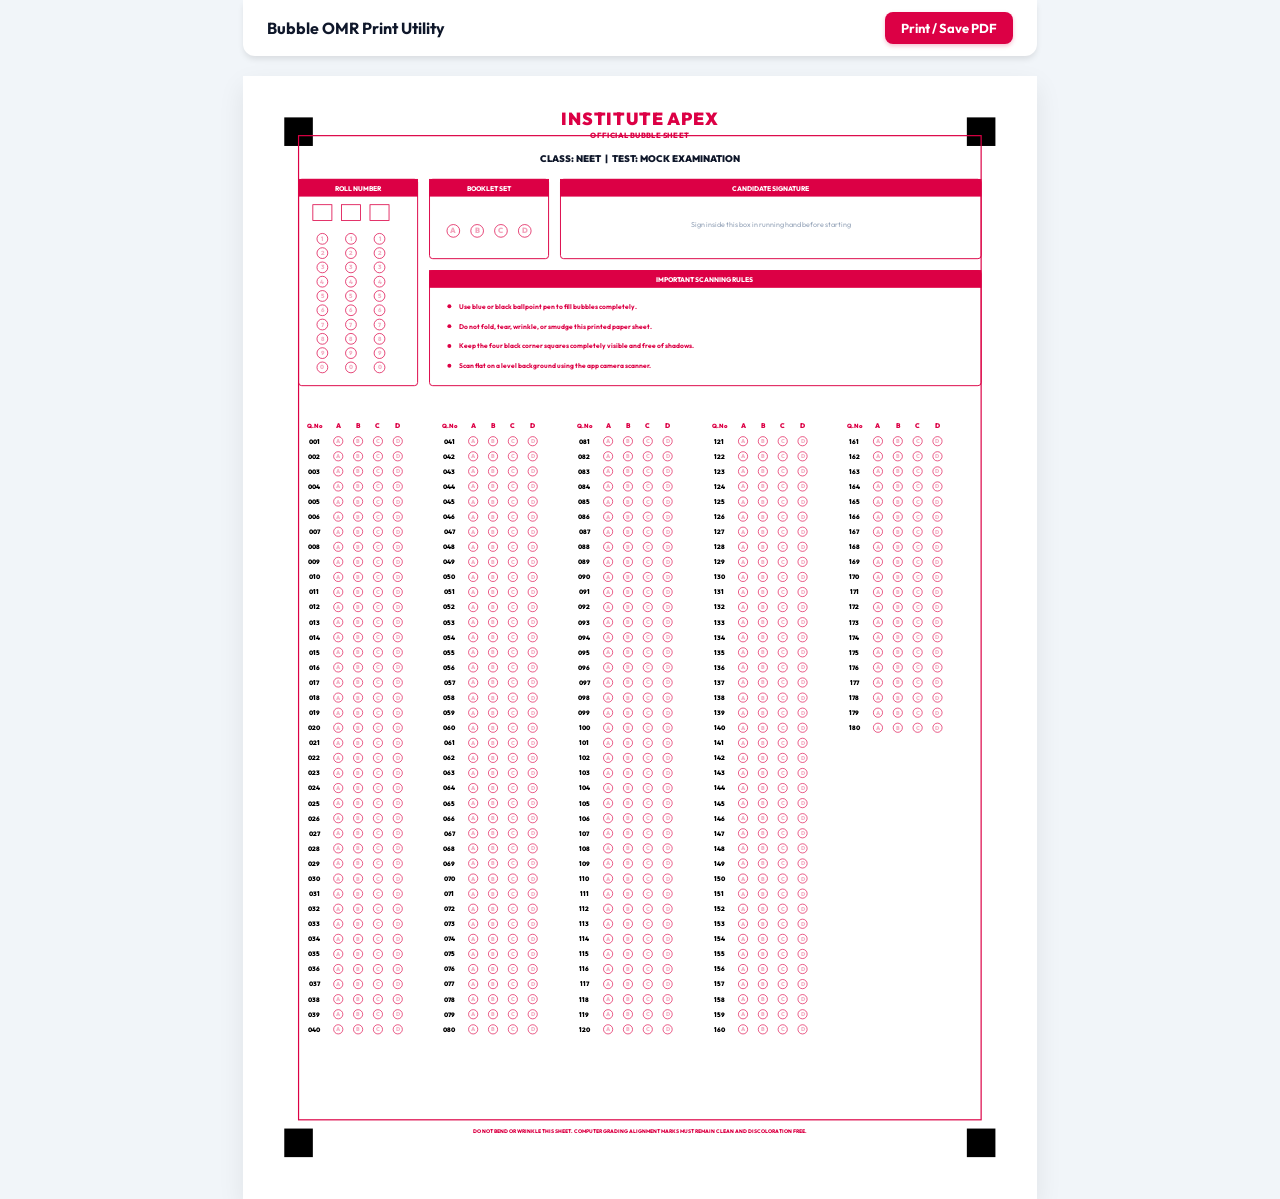
<file: web/printOMR.html>
<!DOCTYPE html>
<html>
<head>
    <meta charset="utf-8">
    <title>OMR Answer Sheet - Print View</title>
    <style>
        @import url('https://fonts.googleapis.com/css2?family=Outfit:wght@400;500;700;800;900&display=swap');
        body {
            margin: 0;
            padding: 0;
            background-color: #f1f5f9;
            font-family: Arial, sans-serif;
            display: flex;
            flex-direction: column;
            align-items: center;
        }
        .toolbar {
            width: 100%;
            max-width: 210mm;
            background-color: #fff;
            padding: 12px 24px;
            box-sizing: border-box;
            box-shadow: 0 4px 6px -1px rgba(0,0,0,0.1);
            display: flex;
            justify-content: space-between;
            align-items: center;
            margin-bottom: 20px;
            border-radius: 0 0 12px 12px;
        }
        .toolbar h2 {
            margin: 0;
            font-size: 16px;
            color: #0f172a;
            font-family: 'Outfit', sans-serif;
        }
        .print-btn {
            background-color: #dc0045;
            color: #fff;
            border: none;
            padding: 8px 16px;
            font-size: 13px;
            font-weight: 700;
            border-radius: 8px;
            cursor: pointer;
            display: flex;
            align-items: center;
            gap: 6px;
            box-shadow: 0 2px 4px rgba(220,0,69,0.25);
            font-family: 'Outfit', sans-serif;
        }
        .print-btn:hover {
            background-color: #b50039;
        }
        .page-container {
            width: 210mm;
            height: 297mm;
            background-color: #fff;
            box-shadow: 0 10px 25px rgba(0,0,0,0.08);
            position: relative;
            box-sizing: border-box;
        }
        svg {
            width: 100%;
            height: 100%;
            display: block;
        }
        @media print {
            body {
                background: none;
                padding: 0;
                margin: 0;
            }
            .toolbar {
                display: none;
            }
            .page-container {
                box-shadow: none;
                margin: 0;
                width: 210mm;
                height: 297mm;
                page-break-after: always;
            }
        }
    </style>
</head>
<body>
    <div class="toolbar">
        <h2>Bubble OMR Print Utility</h2>
        <button class="print-btn" onclick="window.print()">Print / Save PDF</button>
    </div>

    <div class="page-container" id="omr-container">
        <!-- SVG content will be injected here -->
    </div>

    <script>
        // Parse parameters
        const urlParams = new URLSearchParams(window.location.search);
        const title = urlParams.get("title") || "Mock Examination";
        const qCount = parseInt(urlParams.get("qCount")) || 180;

        // Constants from OMR_CONFIG (omrScanner.js)
        const anchors = {
            tl: { x: 70, y: 70 },
            tr: { x: 930, y: 70 },
            bl: { x: 70, y: 1344 },
            br: { x: 930, y: 1344 }
        };

        const studentId = {
            xStart: 100,
            xStep: 36,
            yStart: 205,
            yStep: 18,
            numDigits: 3
        };

        const bookletSet = {
            xStart: 265,
            xStep: 30,
            yStart: 195
        };

        const questions = {
            columns: [
                { qStart: 1, qEnd: 40, xLabel: 90, xOptions: [120, 145, 170, 195], yStart: 460 },
                { qStart: 41, qEnd: 80, xLabel: 260, xOptions: [290, 315, 340, 365], yStart: 460 },
                { qStart: 81, qEnd: 120, xLabel: 430, xOptions: [460, 485, 510, 535], yStart: 460 },
                { qStart: 121, qEnd: 160, xLabel: 600, xOptions: [630, 655, 680, 705], yStart: 460 },
                { qStart: 161, qEnd: 200, xLabel: 770, xOptions: [800, 825, 850, 875], yStart: 460 }
            ]
        };

        // Build SVG Document in the OMR-Theme color (#dc0045)
        let svg = `<svg viewBox="0 0 1000 1414" xmlns="http://www.w3.org/2000/svg">
            <!-- 4 Corner Black Squares Anchors (36x36px centered on anchors coordinates) -->
            <rect x="${anchors.tl.x - 18}" y="${anchors.tl.y - 18}" width="36" height="36" fill="black" />
            <rect x="${anchors.tr.x - 18}" y="${anchors.tr.y - 18}" width="36" height="36" fill="black" />
            <rect x="${anchors.bl.x - 18}" y="${anchors.bl.y - 18}" width="36" height="36" fill="black" />
            <rect x="${anchors.br.x - 18}" y="${anchors.br.y - 18}" width="36" height="36" fill="black" />

            <!-- Outer Margin Frame (Styled in signature #dc0045) -->
            <rect x="70" y="75" width="860" height="1240" fill="none" stroke="#dc0045" stroke-width="1.5" />

            <!-- Institution Brand Header -->
            <text x="500" y="62" text-anchor="middle" font-family="'Outfit', sans-serif" font-size="22" font-weight="900" fill="#dc0045" letter-spacing="1">INSTITUTE APEX</text>
            <text x="500" y="78" text-anchor="middle" font-family="'Outfit', sans-serif" font-size="9.5" font-weight="800" fill="#dc0045" letter-spacing="0.5">OFFICIAL BUBBLE SHEET</text>
            <text x="500" y="108" text-anchor="middle" font-family="'Outfit', sans-serif" font-size="12" font-weight="900" fill="#0f172a">CLASS: NEET &nbsp;|&nbsp; TEST: ${title.toUpperCase()}</text>

            <!-- Decorative Border Cards (Boxes) with Crimson Header and stroke -->
            <!-- 1. ROLL NUMBER BOX -->
            <rect x="70" y="130" width="150" height="260" fill="none" stroke="#dc0045" stroke-width="1.2" rx="4" />
            <rect x="70" y="130" width="150" height="22" fill="#dc0045" stroke="#dc0045" stroke-width="1.2" clip-path="inset(0 0 1px 0)" />
            <text x="145" y="145" text-anchor="middle" font-family="'Outfit', sans-serif" font-size="8.5" font-weight="800" fill="#ffffff">ROLL NUMBER</text>

            <!-- 2. BOOKLET SET BOX -->
            <rect x="235" y="130" width="150" height="100" fill="none" stroke="#dc0045" stroke-width="1.2" rx="4" />
            <rect x="235" y="130" width="150" height="22" fill="#dc0045" stroke="#dc0045" stroke-width="1.2" clip-path="inset(0 0 1px 0)" />
            <text x="310" y="145" text-anchor="middle" font-family="'Outfit', sans-serif" font-size="8.5" font-weight="800" fill="#ffffff">BOOKLET SET</text>

            <!-- 3. SCANNING INSTRUCTIONS BOX -->
            <rect x="235" y="245" width="695" height="145" fill="none" stroke="#dc0045" stroke-width="1.2" rx="4" />
            <rect x="235" y="245" width="695" height="22" fill="#dc0045" stroke="#dc0045" stroke-width="1.2" clip-path="inset(0 0 1px 0)" />
            <text x="582" y="260" text-anchor="middle" font-family="'Outfit', sans-serif" font-size="8.5" font-weight="800" fill="#ffffff">IMPORTANT SCANNING RULES</text>

            <!-- 4. SIGNATURE BOX -->
            <rect x="400" y="130" width="530" height="100" fill="none" stroke="#dc0045" stroke-width="1.2" rx="4" />
            <rect x="400" y="130" width="530" height="22" fill="#dc0045" stroke="#dc0045" stroke-width="1.2" clip-path="inset(0 0 1px 0)" />
            <text x="665" y="145" text-anchor="middle" font-family="'Outfit', sans-serif" font-size="8.5" font-weight="800" fill="#ffffff">CANDIDATE SIGNATURE</text>
            <text x="665" y="190" text-anchor="middle" font-family="'Outfit', sans-serif" font-size="9" fill="#94a3b8">Sign inside this box in running hand before starting</text>

            <!-- Instructions bullets -->
            <g font-family="'Outfit', sans-serif" font-size="8.5" font-weight="700" fill="#dc0045">
                <circle cx="260" cy="290" r="2.5" fill="#dc0045" />
                <text x="272" y="293">Use blue or black ballpoint pen to fill bubbles completely.</text>
                
                <circle cx="260" cy="315" r="2.5" fill="#dc0045" />
                <text x="272" y="318">Do not fold, tear, wrinkle, or smudge this printed paper sheet.</text>
                
                <circle cx="260" cy="340" r="2.5" fill="#dc0045" />
                <text x="272" y="343">Keep the four black corner squares completely visible and free of shadows.</text>
                
                <circle cx="260" cy="365" r="2.5" fill="#dc0045" />
                <text x="272" y="368">Scan flat on a level background using the app camera scanner.</text>
            </g>
        `;

        // Generate Roll Number digit input boxes and bubbles in Crimson OMR Theme
        for (let col = 0; col < studentId.numDigits; col++) {
            const x = studentId.xStart + col * studentId.xStep;
            // Draw input box
            svg += `<rect x="${x - 12}" y="162" width="24" height="20" fill="none" stroke="#dc0045" stroke-width="1" />`;
            
            // Draw bubbles for digits 1 to 9, then 0
            const digits = [1, 2, 3, 4, 5, 6, 7, 8, 9, 0];
            digits.forEach((digit, idx) => {
                const y = studentId.yStart + idx * studentId.yStep;
                svg += `
                    <circle cx="${x}" cy="${y}" r="6.8" stroke="#dc0045" stroke-width="0.9" fill="none" />
                    <text x="${x}" y="${y + 2.5}" text-anchor="middle" font-family="'Outfit', sans-serif" font-size="7.5" font-weight="900" fill="rgba(220,0,69,0.3)">${digit}</text>
                `;
            });
        }

        // Generate Booklet Set bubbles (A, B, C, D)
        const sets = ["A", "B", "C", "D"];
        sets.forEach((set, idx) => {
            const x = bookletSet.xStart + idx * bookletSet.xStep;
            const y = bookletSet.yStart;
            svg += `
                <circle cx="${x}" cy="${y}" r="8" stroke="#dc0045" stroke-width="0.9" fill="none" />
                <text x="${x}" y="${y + 3}" text-anchor="middle" font-family="'Outfit', sans-serif" font-size="9.5" font-weight="900" fill="rgba(220,0,69,0.35)">${set}</text>
            `;
        });

        // Generate Questions Option Grid (up to qCount)
        const options = ["A", "B", "C", "D"];
        questions.columns.forEach(col => {
            // Draw column header labels
            if (col.qStart <= qCount) {
                const headY = col.yStart - 20;
                svg += `<text x="${col.xLabel}" y="${headY + 3}" text-anchor="middle" font-family="'Outfit', sans-serif" font-size="7.5" font-weight="900" fill="#dc0045">Q.No</text>`;
                options.forEach((opt, oIdx) => {
                    svg += `<text x="${col.xOptions[oIdx]}" y="${headY + 3}" text-anchor="middle" font-family="'Outfit', sans-serif" font-size="8.5" font-weight="900" fill="#dc0045">${opt}</text>`;
                });
            }

            for (let q = col.qStart; q <= col.qEnd; q++) {
                if (q > qCount) break;

                const y = col.yStart + (q - col.qStart) * 19; // yStep = 19
                
                // Draw Q Number label (rendered in bold black for clear OCR segmentation contrast)
                svg += `<text x="${col.xLabel}" y="${y + 3}" text-anchor="middle" font-family="'Outfit', sans-serif" font-size="8" font-weight="900" fill="#000000">${String(q).padStart(3, '0')}</text>`;

                // Draw option bubbles A, B, C, D in Crimson Red with translucent lettering
                options.forEach((opt, idx) => {
                    const cx = col.xOptions[idx];
                    svg += `
                        <circle cx="${cx}" cy="${y}" r="5.8" stroke="#dc0045" stroke-width="0.8" fill="none" />
                        <text x="${cx}" y="${y + 2.5}" text-anchor="middle" font-family="'Outfit', sans-serif" font-size="7" font-weight="900" fill="rgba(220,0,69,0.3)">${opt}</text>
                    `;
                });
            }
        });

        // Bottom disclaimer
        svg += `<text x="500" y="1332" text-anchor="middle" font-family="'Outfit', sans-serif" font-size="6.5" font-weight="800" fill="#dc0045">DO NOT BEND OR WRINKLE THIS SHEET. COMPUTER GRADING ALIGNMENT MARKS MUST REMAIN CLEAN AND DISCOLORATION FREE.</text>`;

        svg += `</svg>`;
        document.getElementById("omr-container").innerHTML = svg;
    </script>
</body>
</html>
</file>
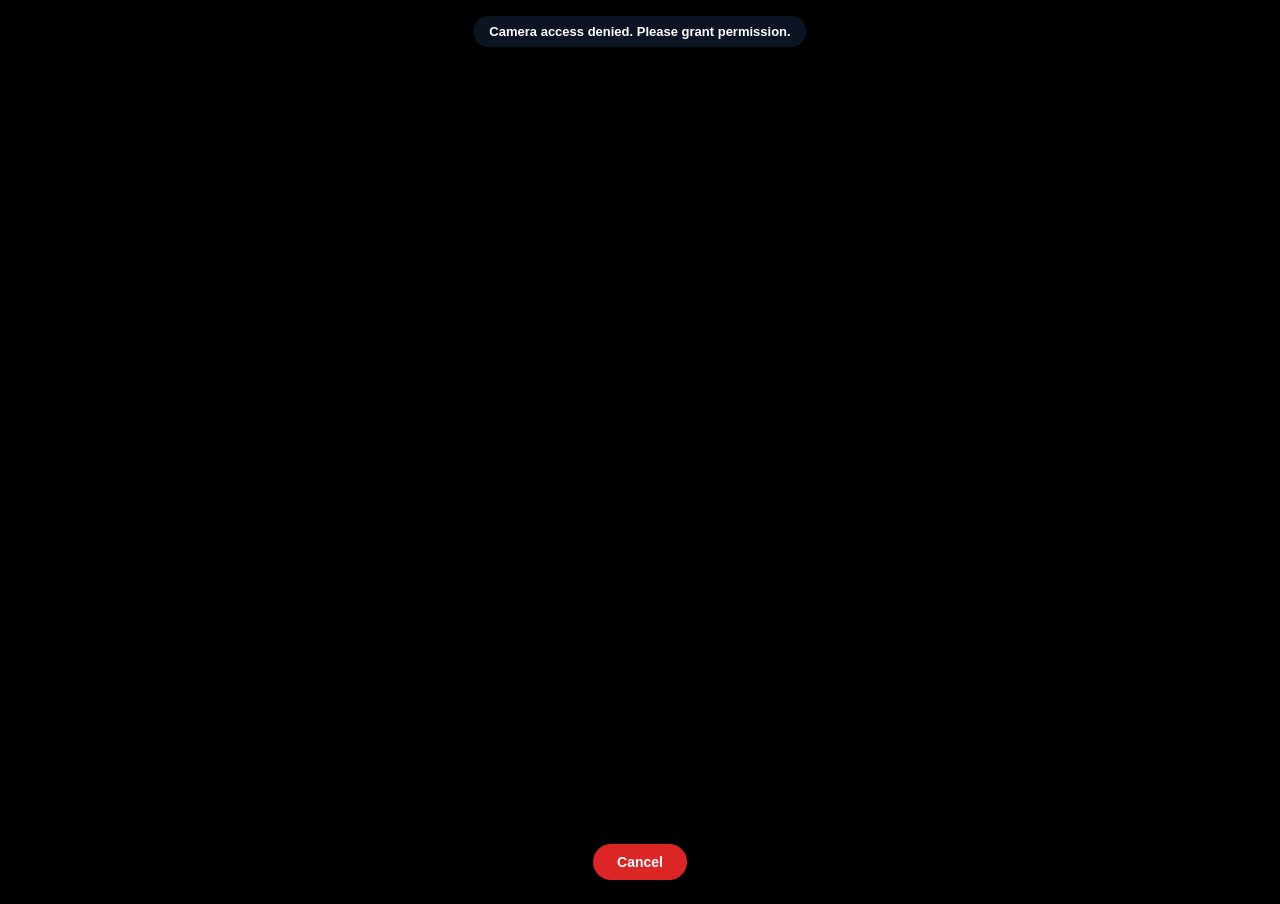
<file: app/src/main/assets/web/androidScanner.html>
<!DOCTYPE html>
<html>
<head>
    <meta charset="utf-8">
    <meta name="viewport" content="width=device-width, initial-scale=1.0, maximum-scale=1.0, user-scalable=no">
    <title>OMR WebView Scanner</title>
    <style>
        body, html {
            margin: 0; padding: 0; width: 100%; height: 100%;
            background: #000; overflow: hidden; font-family: sans-serif;
        }
        .container {
            position: relative; width: 100%; height: 100%;
        }
        video {
            width: 100%; height: 100%; object-fit: contain;
        }
        canvas {
            position: absolute; top: 0; left: 0; width: 100%; height: 100%;
            object-fit: contain; pointer-events: none; z-index: 10;
        }
        .status {
            position: absolute; top: 16px; left: 50%; transform: translateX(-50%);
            background: rgba(15, 23, 42, 0.85); color: #fff; padding: 8px 16px;
            border-radius: 20px; font-size: 13px; font-weight: 600; z-index: 20;
            text-align: center; white-space: nowrap; max-width: 90%;
            box-shadow: 0 4px 12px rgba(0,0,0,0.3);
        }
        .btn-close {
            position: absolute; bottom: 20px; left: 50%; transform: translateX(-50%);
            background: #dc2626; color: #fff; border: none; padding: 10px 24px;
            border-radius: 24px; font-size: 14px; font-weight: bold; cursor: pointer;
            z-index: 20; box-shadow: 0 4px 12px rgba(0,0,0,0.3);
        }
    </style>
</head>
<body>
    <div class="container">
        <div id="status-text" class="status">Loading OpenCV.js engine...</div>
        <video id="webcam" autoplay playsinline muted></video>
        <canvas id="overlay"></canvas>
        <button class="btn-close" onclick="closeScanner()">Cancel</button>
    </div>

    <!-- Load OpenCV and Scanner scripts -->
    <script src="opencv.js"></script>
    <script src="omrScanner.js"></script>
    <script>
        const urlParams = new URLSearchParams(window.location.search);
        const testId = urlParams.get('testId') || '';
        const totalQ = parseInt(urlParams.get('totalQuestions') || '180', 10);

        const video = document.getElementById("webcam");
        const canvas = document.getElementById("overlay");
        const statusText = document.getElementById("status-text");

        let videoStream = null;
        let isScanning = false;
        let stableFrames = 0;
        let lockStartTime = null;
        let prevCorners = null;
        let animationFrameId = null;

        // Verify scripts are loaded
        window.addEventListener('load', () => {
            if (window.cv) {
                onOpenCvReady();
            } else {
                statusText.innerText = "Error: OpenCV.js failed to load.";
            }
        });

        function onOpenCvReady() {
            statusText.innerText = "OpenCV.js loaded. Initializing camera...";
            startCamera();
        }

        async function startCamera() {
            try {
                videoStream = await navigator.mediaDevices.getUserMedia({
                    video: { facingMode: "environment" },
                    audio: false
                });
                video.srcObject = videoStream;
                video.play();
                statusText.innerText = "Camera aligned. Position OMR sheet.";
                
                // Start corner tracking
                requestAnimationFrame(runScannerLoop);
            } catch (err) {
                console.error("Camera access failed:", err);
                statusText.innerText = "Camera access denied. Please grant permission.";
            }
        }

        function closeScanner() {
            stopCamera();
            if (window.AndroidScannerBridge) {
                window.AndroidScannerBridge.postScanError("User cancelled scan");
            }
        }

        function stopCamera() {
            if (videoStream) {
                videoStream.getTracks().forEach(t => t.stop());
                videoStream = null;
            }
            video.srcObject = null;
            if (animationFrameId) {
                cancelAnimationFrame(animationFrameId);
                animationFrameId = null;
            }
        }

        function runScannerLoop() {
            if (!videoStream) return;

            if (video.readyState >= 2 && video.videoWidth > 0 && video.videoHeight > 0) {
                const vW = video.videoWidth;
                const vH = video.videoHeight;

                if (canvas.width !== vW || canvas.height !== vH) {
                    canvas.width = vW;
                    canvas.height = vH;
                }

                const ctx = canvas.getContext("2d");
                if (ctx) {
                    ctx.clearRect(0, 0, vW, vH);

                    if (window.findOMRSheetCornersLive) {
                        try {
                            const corners = window.findOMRSheetCornersLive(video);
                            if (corners && corners.length === 4) {
                                // Draw green tracking polygon
                                ctx.beginPath();
                                ctx.moveTo(corners[0].x, corners[0].y);
                                ctx.lineTo(corners[1].x, corners[1].y);
                                ctx.lineTo(corners[2].x, corners[2].y);
                                ctx.lineTo(corners[3].x, corners[3].y);
                                ctx.closePath();
                                ctx.strokeStyle = '#10b981';
                                ctx.lineWidth = 6;
                                ctx.stroke();
                                ctx.fillStyle = 'rgba(16, 185, 129, 0.15)';
                                ctx.fill();

                                corners.forEach(pt => {
                                    ctx.beginPath();
                                    ctx.arc(pt.x, pt.y, 12, 0, 2 * Math.PI);
                                    ctx.fillStyle = '#10b981';
                                    ctx.fill();
                                    ctx.strokeStyle = '#fff';
                                    ctx.lineWidth = 3;
                                    ctx.stroke();
                                });

                                // Check stability
                                let isMoving = false;
                                if (prevCorners && prevCorners.length === 4) {
                                    let distance = 0;
                                    for (let i = 0; i < 4; i++) {
                                        const dx = corners[i].x - prevCorners[i].x;
                                        const dy = corners[i].y - prevCorners[i].y;
                                        distance += Math.sqrt(dx*dx + dy*dy);
                                    }
                                    if ((distance / 4) > 6) isMoving = true;
                                }
                                prevCorners = corners;

                                if (isMoving) {
                                    lockStartTime = null;
                                    statusText.innerText = "Hold steady... scanning";
                                } else {
                                    if (lockStartTime === null) {
                                        lockStartTime = Date.now();
                                    }
                                    const elapsed = Date.now() - lockStartTime;
                                    const progress = Math.min(1.0, elapsed / 1000);

                                    // Draw countdown ring
                                    const cx = vW / 2;
                                    const cy = vH / 2;
                                    ctx.beginPath();
                                    ctx.arc(cx, cy, 40, 0, 2 * Math.PI);
                                    ctx.strokeStyle = 'rgba(255,255,255,0.3)';
                                    ctx.lineWidth = 8;
                                    ctx.stroke();

                                    ctx.beginPath();
                                    ctx.arc(cx, cy, 40, -Math.PI/2, -Math.PI/2 + progress * 2 * Math.PI);
                                    ctx.strokeStyle = '#10b981';
                                    ctx.lineWidth = 8;
                                    ctx.stroke();

                                    if (progress >= 1.0) {
                                        // Trigger scan processing!
                                        processCaptureFrame(video);
                                        return;
                                    }
                                }
                            } else {
                                lockStartTime = null;
                                statusText.innerText = "Align the 4 OMR corner marks inside frame";
                            }
                        } catch (err) {
                            console.warn("Tracking err:", err);
                        }
                    }
                }
            }
            animationFrameId = requestAnimationFrame(runScannerLoop);
        }

        async function processCaptureFrame(videoElem) {
            statusText.innerText = "Capturing high-res frame...";
            const snapCanvas = document.createElement("canvas");
            snapCanvas.width = videoElem.videoWidth || 640;
            snapCanvas.height = videoElem.videoHeight || 480;
            const ctx = snapCanvas.getContext("2d");
            ctx.drawImage(videoElem, 0, 0);
            
            // Stop camera now that frame is captured!
            stopCamera();

            statusText.innerText = "Processing OMR alignment & perspective warp...";
            await new Promise(r => setTimeout(r, 100));

            try {
                // Execute OpenCV scanner
                const result = await window.scanOMRSheet(snapCanvas, totalQ, 3, 1, []);
                
                statusText.innerText = "Annotating bubble marks...";
                await new Promise(r => setTimeout(r, 100));

                const correctKeyJson = urlParams.get('answerKey') || '{}';
                const correctKey = JSON.parse(correctKeyJson);

                // Draw overlay circles
                window.drawOverlayOnWarpedCanvas(
                    result.debugWarpedCanvas,
                    totalQ,
                    result.answers,
                    correctKey,
                    result.bestDy,
                    [],
                    result.questionOffsets,
                    result.studentNum
                );

                const scannedOmrUrl = result.debugWarpedCanvas.toDataURL("image/jpeg", 0.85);

                // Post results to native Kotlin bridge!
                if (window.AndroidScannerBridge) {
                    window.AndroidScannerBridge.postScanResult(
                        JSON.stringify(result.answers),
                        result.studentNum,
                        scannedOmrUrl
                    );
                } else {
                    statusText.innerText = "Scan complete. Bridge not found.";
                }
            } catch (err) {
                console.error("Scan processing failed:", err);
                alert("OMR Alignment Failed: Make sure all 4 corners are clearly visible and try again.");
                statusText.innerText = "Alignment failed. Restarting scanner...";
                startCamera();
            }
        }
    </script>
</body>
</html>
</file>
<file: web/style.css>
/* -------------------------------------------------------------
   Design System & Variable Tokens
------------------------------------------------------------- */
:root {
    /* Global Layout & Dimensions */
    --border-radius-lg: 16px;
    --border-radius-md: 12px;
    --border-radius-sm: 8px;
    --header-height: 64px;
    --footer-height: 72px;
    --sidebar-width: 280px;
    --transition-speed: 0.3s;
}

/* Default Ocean Blue Theme (Light) */
:root, body[data-theme="ocean"] {
    --primary-h: 210;
    --primary-s: 100%;
    --primary-l: 50%;
    
    --primary: hsl(var(--primary-h), var(--primary-s), var(--primary-l));
    --primary-container: hsl(var(--primary-h), var(--primary-s), 95%);
    --on-primary-container: hsl(var(--primary-h), var(--primary-s), 20%);
    
    --secondary: hsl(200, 15%, 40%);
    --surface-variant: hsl(200, 12%, 94%);
    --on-surface-variant: hsl(200, 12%, 30%);
    
    --background: hsl(210, 20%, 98%);
    --surface: hsl(0, 0%, 100%);
    --on-background: #1c1b1f;
    --on-surface: #1c1b1f;
    --outline: hsl(200, 8%, 85%);
    
    --success: #4caf50;
    --danger: #e53935;
    --warning: #ffb300;
    
    --primary-gradient: linear-gradient(135deg, hsl(210, 100%, 50%), hsl(225, 100%, 60%));
    --card-shadow: 0 4px 20px rgba(0, 0, 0, 0.04);
    --hover-shadow: 0 8px 30px rgba(0, 0, 0, 0.08);
}

/* Deep Charcoal (Dark Mode) */
body[data-theme="charcoal"] {
    --primary-h: 210;
    --primary-s: 100%;
    --primary-l: 60%;
    
    --primary: hsl(var(--primary-h), var(--primary-s), var(--primary-l));
    --primary-container: hsl(var(--primary-h), var(--primary-s), 18%);
    --on-primary-container: hsl(var(--primary-h), var(--primary-s), 90%);
    
    --secondary: hsl(210, 10%, 65%);
    --surface-variant: hsl(210, 14%, 20%);
    --on-surface-variant: hsl(210, 10%, 75%);
    
    --background: hsl(210, 18%, 10%);
    --surface: hsl(210, 14%, 13%);
    --on-background: #f1f2f4;
    --on-surface: #f1f2f4;
    --outline: hsl(210, 12%, 24%);
    
    --success: #66bb6a;
    --danger: #ef5350;
    --warning: #ffca28;
    
    --primary-gradient: linear-gradient(135deg, hsl(210, 100%, 60%), hsl(225, 100%, 70%));
    --card-shadow: 0 4px 20px rgba(0, 0, 0, 0.25);
    --hover-shadow: 0 8px 30px rgba(0, 0, 0, 0.45);
}

/* Forest Emerald (Greenish Light) */
body[data-theme="emerald"] {
    --primary-h: 150;
    --primary-s: 80%;
    --primary-l: 36%;
    
    --primary: hsl(var(--primary-h), var(--primary-s), var(--primary-l));
    --primary-container: hsl(var(--primary-h), var(--primary-s), 94%);
    --on-primary-container: hsl(var(--primary-h), var(--primary-s), 15%);
    
    --secondary: hsl(150, 10%, 40%);
    --surface-variant: hsl(150, 8%, 93%);
    --on-surface-variant: hsl(150, 8%, 30%);
    
    --background: hsl(150, 15%, 97%);
    --surface: hsl(0, 0%, 100%);
    --on-background: #142217;
    --on-surface: #142217;
    --outline: hsl(150, 8%, 85%);
    
    --success: #4caf50;
    --danger: #e53935;
    --warning: #ffb300;
    
    --primary-gradient: linear-gradient(135deg, hsl(150, 80%, 36%), hsl(165, 80%, 45%));
    --card-shadow: 0 4px 20px rgba(0, 0, 0, 0.04);
    --hover-shadow: 0 8px 30px rgba(0, 0, 0, 0.08);
}

/* Sunset Copper (Warm Amber Light) */
body[data-theme="sunset"] {
    --primary-h: 22;
    --primary-s: 90%;
    --primary-l: 48%;
    
    --primary: hsl(var(--primary-h), var(--primary-s), var(--primary-l));
    --primary-container: hsl(var(--primary-h), var(--primary-s), 95%);
    --on-primary-container: hsl(var(--primary-h), var(--primary-s), 18%);
    
    --secondary: hsl(22, 12%, 42%);
    --surface-variant: hsl(22, 10%, 94%);
    --on-surface-variant: hsl(22, 10%, 30%);
    
    --background: hsl(22, 15%, 98%);
    --surface: hsl(0, 0%, 100%);
    --on-background: #24140b;
    --on-surface: #24140b;
    --outline: hsl(22, 8%, 86%);
    
    --success: #4caf50;
    --danger: #e53935;
    --warning: #ffb300;
    
    --primary-gradient: linear-gradient(135deg, hsl(22, 90%, 48%), hsl(35, 90%, 55%));
    --card-shadow: 0 4px 20px rgba(0, 0, 0, 0.04);
    --hover-shadow: 0 8px 30px rgba(0, 0, 0, 0.08);
}

/* -------------------------------------------------------------
   Base Styles & Reset
------------------------------------------------------------- */
* {
    box-sizing: border-box;
    margin: 0;
    padding: 0;
    font-family: 'Inter', -apple-system, BlinkMacSystemFont, "Segoe UI", Roboto, sans-serif;
    -webkit-tap-highlight-color: transparent;
}

body {
    background-color: var(--background);
    color: var(--on-background);
    overflow: hidden;
    height: 100vh;
    width: 100vw;
}

#app {
    display: flex;
    height: 100%;
    width: 100%;
}

/* -------------------------------------------------------------
   Sidebar Navigation Drawer
------------------------------------------------------------- */
.sidebar {
    width: var(--sidebar-width);
    background-color: var(--surface);
    border-right: 1px solid var(--outline);
    display: flex;
    flex-direction: column;
    z-index: 100;
    transition: transform var(--transition-speed) ease;
}

.sidebar-header {
    height: var(--header-height);
    display: flex;
    align-items: center;
    padding: 0 20px;
    gap: 12px;
    border-bottom: 1px solid var(--outline);
    position: relative;
}

.logo-box {
    width: 36px;
    height: 36px;
    background-color: var(--primary-container);
    color: var(--primary);
    display: flex;
    align-items: center;
    justify-content: center;
    border-radius: var(--border-radius-sm);
    font-size: 20px;
}

.sidebar-header h3 {
    font-size: 16px;
    font-weight: 700;
    color: var(--on-surface);
}

.sidebar-header span {
    font-size: 11px;
    color: var(--secondary);
    display: block;
    margin-top: -2px;
}

.close-btn {
    background: none;
    border: none;
    font-size: 18px;
    color: var(--secondary);
    cursor: pointer;
    position: absolute;
    right: 20px;
    display: none; /* Only visible on mobile */
}

.sidebar-nav {
    display: flex;
    flex-direction: column;
    padding: 20px 12px;
    gap: 6px;
    flex: 1;
}

.nav-item {
    display: flex;
    align-items: center;
    gap: 12px;
    padding: 12px 16px;
    border-radius: var(--border-radius-sm);
    color: var(--on-surface-variant);
    text-decoration: none;
    font-size: 14px;
    font-weight: 500;
    transition: background-color 0.2s, color 0.2s;
}

.nav-item i {
    font-size: 16px;
    width: 20px;
    text-align: center;
}

.nav-item:hover {
    background-color: var(--surface-variant);
    color: var(--on-surface);
}

.nav-item.active {
    background-color: var(--primary-container);
    color: var(--primary);
    font-weight: 600;
}

/* -------------------------------------------------------------
   Main Wrapper Content
------------------------------------------------------------- */
.main-wrapper {
    flex: 1;
    display: flex;
    flex-direction: column;
    height: 100%;
    position: relative;
    overflow: hidden;
}

/* Header */
.app-header {
    height: var(--header-height);
    background-color: var(--surface);
    border-bottom: 1px solid var(--outline);
    display: flex;
    align-items: center;
    justify-content: space-between;
    padding: 0 20px;
}

.header-icon-btn {
    background: none;
    border: none;
    font-size: 20px;
    color: var(--on-surface);
    cursor: pointer;
    width: 40px;
    height: 40px;
    display: flex;
    align-items: center;
    justify-content: center;
    border-radius: 50%;
    transition: background-color 0.2s;
}

.header-icon-btn:hover {
    background-color: var(--surface-variant);
}

.app-header h1 {
    font-size: 18px;
    font-weight: 700;
    color: var(--on-surface);
}

.header-profile-btn {
    background: none;
    border: none;
    font-size: 28px;
    color: var(--secondary);
    cursor: pointer;
    padding: 0;
    display: flex;
    align-items: center;
    justify-content: center;
    border-radius: 50%;
    transition: color 0.2s;
}

.header-profile-btn:hover {
    color: var(--primary);
}

/* Content Screen Containers */
.content-container {
    flex: 1;
    overflow-y: auto;
    background-color: var(--background);
    padding-bottom: var(--footer-height); /* Keep space for sticky footer */
    position: relative;
}

.app-screen {
    display: none;
    padding: 20px 20px 80px 20px;
    flex-direction: column;
    gap: 20px;
    min-height: 100%;
    box-sizing: border-box;
}

.app-screen.active {
    display: flex;
}

.app-screen.no-padding {
    padding: 0;
}

.app-screen.black-bg {
    background-color: #000;
}

/* -------------------------------------------------------------
   Sticky Footer Navigation
------------------------------------------------------------- */
.app-footer {
    height: var(--footer-height);
    background-color: rgba(255, 255, 255, 0.85);
    backdrop-filter: blur(20px);
    -webkit-backdrop-filter: blur(20px);
    border-top: 1px solid var(--outline);
    position: fixed;
    bottom: 0;
    left: 0;
    right: 0;
    display: flex;
    align-items: center;
    justify-content: space-around;
    z-index: 100;
    padding: 0 10px;
}

.footer-nav-item {
    background: none;
    border: none;
    display: flex;
    flex-direction: column;
    align-items: center;
    justify-content: center;
    gap: 4px;
    color: var(--on-surface-variant);
    cursor: pointer;
    flex: 1;
    height: 100%;
    transition: color 0.2s;
}

.footer-nav-item i {
    font-size: 18px;
}

.footer-nav-item span {
    font-size: 11px;
    font-weight: 500;
}

.footer-nav-item.active {
    color: var(--primary);
}

/* -------------------------------------------------------------
   Component Blocks: Cards, Buttons, List Items
------------------------------------------------------------- */

/* Welcome Stats Card */
.stats-banner-card {
    background-color: var(--primary-container);
    border-radius: var(--border-radius-lg);
    padding: 20px;
    color: var(--on-primary-container);
    display: flex;
    flex-direction: column;
    gap: 16px;
    box-shadow: var(--card-shadow);
}

.banner-welcome span {
    font-size: 14px;
    opacity: 0.8;
}

.banner-welcome h2 {
    font-size: 24px;
    font-weight: 800;
}

.divider {
    height: 1px;
    background-color: var(--primary);
    opacity: 0.15;
}

.banner-stats {
    display: flex;
    justify-content: space-between;
}

.stat-box {
    display: flex;
    flex-direction: column;
    gap: 4px;
}

.stat-box.align-end {
    align-items: flex-end;
}

.stat-label {
    font-size: 12px;
    opacity: 0.8;
}

.stat-value {
    font-size: 20px;
    font-weight: 700;
}

/* Row Scroll Lists (Carousels) */
.horizontal-scroll {
    display: flex;
    gap: 12px;
    overflow-x: auto;
    padding-bottom: 8px;
    scroll-behavior: smooth;
    -ms-overflow-style: none;  /* IE and Edge */
    scrollbar-width: none;  /* Firefox */
}

.horizontal-scroll::-webkit-scrollbar {
    display: none; /* Chrome, Safari, Opera */
}

.screen-section {
    display: flex;
    flex-direction: column;
    gap: 12px;
}

.section-header {
    display: flex;
    justify-content: space-between;
    align-items: center;
}

.screen-section h3 {
    font-size: 18px;
    font-weight: 700;
    color: var(--on-background);
}

.view-all-btn {
    background: none;
    border: none;
    color: var(--primary);
    font-size: 13px;
    font-weight: 600;
    cursor: pointer;
}

/* Exam Card (Carousel Item) */
.exam-carousel-card {
    min-width: 110px;
    width: 110px;
    height: 100px;
    background-color: var(--surface-variant);
    border-radius: var(--border-radius-md);
    padding: 12px;
    display: flex;
    flex-direction: column;
    align-items: center;
    justify-content: center;
    gap: 8px;
    cursor: pointer;
    transition: transform 0.2s, background-color 0.2s;
}

.exam-carousel-card:hover {
    transform: translateY(-2px);
    background-color: var(--outline);
}

.exam-icon-circle {
    width: 36px;
    height: 36px;
    background-color: rgba(255, 255, 255, 0.6);
    color: var(--primary);
    display: flex;
    align-items: center;
    justify-content: center;
    border-radius: 50%;
    font-size: 16px;
}

.exam-carousel-card h4 {
    font-size: 12px;
    font-weight: 600;
    color: var(--on-surface-variant);
}

/* News Update Card (Carousel Item) */
.news-update-card {
    min-width: 260px;
    width: 260px;
    height: 140px;
    background-color: var(--surface);
    border: 1px solid var(--outline);
    border-radius: var(--border-radius-md);
    padding: 14px;
    display: flex;
    flex-direction: column;
    gap: 6px;
    box-shadow: var(--card-shadow);
}

.news-header {
    display: flex;
    justify-content: space-between;
    font-size: 10px;
    font-weight: 700;
}

.news-tag {
    color: var(--primary);
}

.news-date {
    color: var(--secondary);
    opacity: 0.6;
}

.news-update-card h4 {
    font-size: 14px;
    font-weight: 700;
    color: var(--on-surface);
    white-space: nowrap;
    overflow: hidden;
    text-overflow: ellipsis;
}

.news-update-card p {
    font-size: 12px;
    line-height: 16px;
    color: var(--on-surface-variant);
    display: -webkit-box;
    -webkit-line-clamp: 3;
    -webkit-box-orient: vertical;
    overflow: hidden;
}

/* Subject Chips */
.subject-chip {
    padding: 8px 16px;
    background-color: var(--surface);
    border: 1px solid var(--outline);
    border-radius: 20px;
    font-size: 13px;
    font-weight: 500;
    display: flex;
    align-items: center;
    gap: 8px;
    cursor: pointer;
    white-space: nowrap;
    transition: background-color 0.2s, border-color 0.2s;
}

.subject-chip i {
    font-size: 12px;
    color: var(--secondary);
}

.subject-chip:hover {
    background-color: var(--surface-variant);
}

.subject-chip.active {
    background-color: var(--primary-container);
    border-color: var(--primary);
    color: var(--primary);
}

.subject-chip.active i {
    color: var(--primary);
}

/* Simple Test Series Promo Card */
.simple-promo-card {
    height: 64px;
    padding: 0 16px;
    background-color: var(--primary-container);
    color: var(--on-primary-container);
    border-radius: var(--border-radius-md);
    display: flex;
    align-items: center;
    justify-content: space-between;
    font-weight: 700;
    font-size: 15px;
    cursor: pointer;
    box-shadow: var(--card-shadow);
    transition: transform 0.2s, background-color 0.2s;
}

.simple-promo-card:hover {
    transform: translateY(-1px);
    background-color: hsl(var(--primary-h), var(--primary-s), 92%);
}

.simple-promo-card i {
    font-size: 16px;
    color: var(--primary);
}

/* Grid with 2 columns */
.grid-two-columns {
    display: grid;
    grid-template-columns: 1fr 1fr;
    gap: 8px; /* minimal margins */
    width: 100%;
}

.compact-rect-item {
    display: flex;
    align-items: center;
    height: 52px;
    padding: 6px 12px;
    background-color: var(--surface);
    border: 1px solid var(--outline);
    border-radius: var(--border-radius-md);
    gap: 10px;
    cursor: pointer;
    transition: all 0.2s ease;
}

.compact-rect-item:hover {
    background-color: var(--primary-container);
    border-color: var(--primary);
    transform: translateY(-1px);
}

.compact-rect-item:active {
    transform: scale(0.98);
}

.rect-icon-box {
    width: 32px;
    height: 32px;
    border-radius: 50%;
    background-color: rgba(255, 255, 255, 0.7);
    color: var(--primary);
    display: flex;
    align-items: center;
    justify-content: center;
    font-size: 16px;
}

.compact-rect-item.pdf-note-subject .rect-icon-box {
    color: var(--secondary);
    background-color: rgba(255, 255, 255, 0.7);
}

.rect-text-box {
    display: flex;
    flex-direction: column;
    justify-content: center;
    overflow: hidden;
    flex: 1;
}

.rect-text-box h4 {
    font-size: 14px;
    font-weight: 700;
    color: var(--on-surface-variant);
    white-space: nowrap;
    overflow: hidden;
    text-overflow: ellipsis;
}

.rect-text-box span {
    font-size: 11px;
    color: var(--secondary);
    opacity: 0.7;
    white-space: nowrap;
    overflow: hidden;
    text-overflow: ellipsis;
}

/* -------------------------------------------------------------
   Exams Screen List
------------------------------------------------------------- */
.search-bar-wrapper {
    display: flex;
    align-items: center;
    background-color: var(--surface);
    border: 1px solid var(--outline);
    border-radius: var(--border-radius-md);
    padding: 0 16px;
    height: 48px;
    gap: 12px;
    box-shadow: var(--card-shadow);
}

.search-bar-wrapper i {
    color: var(--secondary);
    font-size: 16px;
}

.search-bar-wrapper input {
    border: none;
    background: none;
    outline: none;
    flex: 1;
    font-size: 14px;
    color: var(--on-surface);
}

/* -------------------------------------------------------------
   PDF Notes Library List
------------------------------------------------------------- */
.filter-chips-row {
    display: flex;
    gap: 8px;
    padding: 4px 0 12px 0;
}

.notes-list-container {
    display: flex;
    flex-direction: column;
    gap: 12px;
}

.note-item-card {
    background-color: var(--surface);
    border: 1px solid var(--outline);
    border-radius: var(--border-radius-md);
    padding: 16px;
    display: flex;
    justify-content: space-between;
    align-items: center;
    box-shadow: var(--card-shadow);
}

.note-info {
    display: flex;
    flex-direction: column;
    gap: 6px;
    flex: 1;
}

.note-info h4 {
    font-size: 15px;
    font-weight: 700;
    color: var(--on-surface);
}

.note-metadata {
    display: flex;
    align-items: center;
    gap: 8px;
}

.note-tag {
    font-size: 10px;
    font-weight: 700;
    background-color: var(--surface-variant);
    color: var(--on-surface-variant);
    padding: 2px 8px;
    border-radius: 4px;
}

.note-size {
    font-size: 12px;
    color: var(--secondary);
    opacity: 0.7;
}

.btn-download-note {
    width: 40px;
    height: 40px;
    background-color: var(--primary-container);
    color: var(--primary);
    border: none;
    border-radius: 50%;
    cursor: pointer;
    display: flex;
    align-items: center;
    justify-content: center;
    font-size: 16px;
    transition: background-color 0.2s, color 0.2s;
}

.btn-download-note:hover {
    background-color: var(--primary);
    color: #fff;
}

.btn-view-note {
    padding: 8px 16px;
    background-color: var(--primary);
    color: #fff;
    border: none;
    border-radius: var(--border-radius-sm);
    font-size: 13px;
    font-weight: 600;
    cursor: pointer;
    display: flex;
    align-items: center;
    gap: 6px;
}

.btn-view-note:hover {
    opacity: 0.9;
}

/* -------------------------------------------------------------
   Test Series Screens
------------------------------------------------------------- */
.test-series-list {
    display: flex;
    flex-direction: column;
    gap: 16px;
}

.test-series-card {
    background-color: var(--surface);
    border: 1px solid var(--outline);
    border-radius: var(--border-radius-lg);
    padding: 16px;
    display: flex;
    flex-direction: column;
    gap: 12px;
    cursor: pointer;
    box-shadow: var(--card-shadow);
}

.ts-header {
    display: flex;
    justify-content: space-between;
    align-items: center;
}

.exam-badge {
    background-color: var(--primary-container);
    color: var(--primary);
    font-size: 10px;
    font-weight: 700;
    padding: 4px 8px;
    border-radius: 4px;
}

.test-count-badge {
    background-color: var(--surface-variant);
    color: var(--on-surface-variant);
    font-size: 11px;
    font-weight: 700;
    padding: 4px 8px;
    border-radius: 4px;
}

.test-series-card h3 {
    font-size: 17px;
    font-weight: 700;
    color: var(--on-surface);
}

.test-series-card p {
    font-size: 13px;
    color: var(--on-surface-variant);
    line-height: 18px;
}

.ts-action-link {
    display: flex;
    justify-content: flex-end;
    align-items: center;
    gap: 4px;
    color: var(--primary);
    font-size: 13px;
    font-weight: 700;
}

/* Test Series Details Screen */
.back-navigation {
    margin-bottom: 8px;
}

.back-btn {
    background: none;
    border: none;
    color: var(--secondary);
    font-size: 14px;
    font-weight: 600;
    cursor: pointer;
    display: flex;
    align-items: center;
    gap: 6px;
}

.series-description {
    font-size: 14px;
    color: var(--on-surface-variant);
    line-height: 20px;
    margin-bottom: 16px;
}

.tests-list {
    display: flex;
    flex-direction: column;
    gap: 16px;
}

.individual-test-card {
    background-color: var(--surface);
    border: 1px solid var(--outline);
    border-radius: var(--border-radius-md);
    padding: 16px;
    display: flex;
    flex-direction: column;
    gap: 12px;
    box-shadow: var(--card-shadow);
}

.individual-test-card h4 {
    font-size: 15px;
    font-weight: 700;
    color: var(--on-surface);
}

.test-stats-row {
    display: flex;
    gap: 16px;
    font-size: 13px;
    color: var(--secondary);
}

.test-divider {
    height: 1px;
    background-color: var(--outline);
}

.test-actions-row {
    display: flex;
    gap: 12px;
}

.btn-attempt-omr {
    flex: 1;
    height: 40px;
    background: none;
    border: 1px solid var(--primary);
    color: var(--primary);
    border-radius: var(--border-radius-sm);
    font-size: 13px;
    font-weight: 600;
    cursor: pointer;
    display: flex;
    align-items: center;
    justify-content: center;
    gap: 6px;
}

.btn-attempt-online {
    flex: 1;
    height: 40px;
    background-color: var(--primary);
    border: none;
    color: #fff;
    border-radius: var(--border-radius-sm);
    font-size: 13px;
    font-weight: 600;
    cursor: pointer;
    display: flex;
    align-items: center;
    justify-content: center;
    gap: 6px;
}

.btn-attempt-omr:hover {
    background-color: var(--primary-container);
}

.btn-attempt-online:hover {
    opacity: 0.9;
}

/* -------------------------------------------------------------
   Online Test Player Screen
------------------------------------------------------------- */
.player-header {
    height: 60px;
    background-color: var(--surface);
    border-bottom: 1px solid var(--outline);
    display: flex;
    align-items: center;
    justify-content: space-between;
    padding: 0 16px;
}

.player-title-box h3 {
    font-size: 14px;
    font-weight: 700;
    color: var(--on-surface);
    white-space: nowrap;
    overflow: hidden;
    text-overflow: ellipsis;
    max-width: 200px;
}

.player-timer {
    font-size: 12px;
    font-weight: 600;
    color: var(--primary);
    margin-top: 2px;
    display: block;
}

.player-timer.red {
    color: var(--danger);
    animation: flash 1s infinite alternate;
}

@keyframes flash {
    from { opacity: 1; }
    to { opacity: 0.4; }
}

.palette-toggle-btn {
    padding: 6px 12px;
    background-color: var(--surface-variant);
    border: none;
    border-radius: var(--border-radius-sm);
    font-size: 12px;
    font-weight: 600;
    cursor: pointer;
}

.player-body {
    padding: 16px;
    overflow-y: auto;
    flex: 1;
}

.question-container {
    display: flex;
    flex-direction: column;
    gap: 16px;
}

.question-header {
    display: flex;
    justify-content: space-between;
    align-items: center;
}

.question-header h3 {
    font-size: 16px;
    font-weight: 700;
}

.mark-review-label {
    font-size: 12px;
    font-weight: 500;
    display: flex;
    align-items: center;
    gap: 6px;
    cursor: pointer;
}

.question-card {
    background-color: var(--surface);
    border: 1px solid var(--outline);
    border-radius: var(--border-radius-md);
    padding: 16px;
    box-shadow: var(--card-shadow);
}

.question-card p {
    font-size: 15px;
    line-height: 22px;
    color: var(--on-surface);
}

.options-container {
    display: flex;
    flex-direction: column;
    gap: 10px;
}

.option-card {
    background-color: var(--surface);
    border: 1px solid var(--outline);
    border-radius: var(--border-radius-md);
    padding: 14px;
    display: flex;
    align-items: center;
    gap: 12px;
    cursor: pointer;
    transition: background-color 0.2s, border-color 0.2s;
}

.option-card:hover {
    background-color: var(--surface-variant);
}

.option-circle {
    width: 28px;
    height: 28px;
    background-color: var(--surface-variant);
    color: var(--on-surface);
    display: flex;
    align-items: center;
    justify-content: center;
    border-radius: 50%;
    font-size: 13px;
    font-weight: 700;
}

.option-text {
    font-size: 14px;
    color: var(--on-surface);
}

.option-card.selected {
    background-color: var(--primary-container);
    border-color: var(--primary);
}

.option-card.selected .option-circle {
    background-color: var(--primary);
    color: #fff;
}

/* Player Footer */
.player-footer {
    height: 60px;
    background-color: var(--surface-variant);
    border-top: 1px solid var(--outline);
    display: flex;
    align-items: center;
    justify-content: space-between;
    padding: 0 16px;
    z-index: 40;
    flex-shrink: 0;
}

.player-footer .nav-btn {
    padding: 8px 16px;
    background: none;
    border: none;
    color: var(--primary);
    font-size: 13px;
    font-weight: 700;
    cursor: pointer;
}

.player-footer .nav-btn:disabled {
    opacity: 0.3;
    cursor: not-allowed;
}

.player-footer .submit-btn {
    padding: 8px 24px;
    background-color: var(--danger);
    color: #fff;
    border: none;
    border-radius: var(--border-radius-sm);
    font-size: 13px;
    font-weight: 700;
    cursor: pointer;
}

#screen-online-test-player {
    position: fixed;
    top: 0;
    left: 0;
    right: 0;
    bottom: 0;
    height: 100dvh;
    z-index: 1500;
    background-color: var(--background);
    padding: 0 !important;
    margin: 0 !important;
    display: none;
    flex-direction: column !important;
    gap: 0 !important;
    overflow: hidden;
}

#screen-online-test-player.active {
    display: flex !important;
}

/* ------------------------------------------------------------- */
   OMR Prep Screen
------------------------------------------------------------- */
.instructions-card {
    background-color: var(--surface);
    border: 1px solid var(--outline);
    border-radius: var(--border-radius-lg);
    padding: 20px;
    box-shadow: var(--card-shadow);
}

.instructions-card h4 {
    font-size: 15px;
    font-weight: 700;
    color: var(--primary);
    margin-bottom: 12px;
}

.steps-list {
    list-style: none;
    display: flex;
    flex-direction: column;
    gap: 12px;
}

.steps-list li {
    display: flex;
    gap: 12px;
    font-size: 13px;
    line-height: 18px;
}

.step-num {
    min-width: 24px;
    width: 24px;
    height: 24px;
    background-color: var(--primary-container);
    color: var(--primary);
    border-radius: 50%;
    display: flex;
    align-items: center;
    justify-content: center;
    font-size: 12px;
    font-weight: 700;
}

.downloads-section {
    display: flex;
    flex-direction: column;
    gap: 10px;
}

.download-row {
    background-color: var(--surface-variant);
    border-radius: var(--border-radius-md);
    padding: 12px 16px;
    display: flex;
    justify-content: space-between;
    align-items: center;
}

.download-info {
    display: flex;
    align-items: center;
    gap: 12px;
    font-size: 14px;
    font-weight: 500;
}

.download-info i {
    color: var(--primary);
    font-size: 18px;
}

.btn-download {
    background: none;
    border: none;
    font-size: 16px;
    color: var(--secondary);
    cursor: pointer;
}

.primary-action-btn {
    width: 100%;
    height: 50px;
    background-color: var(--primary);
    color: #fff;
    border: none;
    border-radius: var(--border-radius-md);
    font-size: 15px;
    font-weight: 700;
    cursor: pointer;
    display: flex;
    align-items: center;
    justify-content: center;
    gap: 8px;
    box-shadow: 0 4px 15px rgba(0, 122, 255, 0.15);
}

.primary-action-btn:hover {
    opacity: 0.95;
}

/* -------------------------------------------------------------
   OMR Camera Scanner Screen
------------------------------------------------------------- */
.scanner-header {
    height: 60px;
    background-color: rgba(0, 0, 0, 0.5);
    position: absolute;
    top: 0;
    left: 0;
    right: 0;
    display: flex;
    align-items: center;
    justify-content: space-between;
    padding: 0 16px;
    z-index: 90;
}

.scanner-header h3 {
    color: #fff;
    font-size: 16px;
    font-weight: 700;
}

.scanner-icon-btn {
    background: none;
    border: none;
    color: #fff;
    font-size: 20px;
    cursor: pointer;
}

.camera-viewport-container {
    width: 100%;
    height: calc(100vh - 180px);
    position: relative;
    overflow: hidden;
    background-color: #000;
    display: flex;
    align-items: center;
    justify-content: center;
}

#webcam-feed {
    width: 100%;
    height: 100%;
    object-fit: contain;
}

.scanner-overlay {
    position: absolute;
    width: 80%;
    max-width: 320px;
    aspect-ratio: 0.7;
    border: 2px dashed rgba(255, 255, 255, 0.5);
    border-radius: var(--border-radius-lg);
    box-sizing: border-box;
    display: flex;
    align-items: center;
    justify-content: center;
    z-index: 10;
}

/* Guides */
.guide-corner {
    position: absolute;
    width: 20px;
    height: 20px;
    border-color: #fff;
    border-style: solid;
    transition: border-color var(--transition-speed);
}

.guide-corner.top-left { top: -2px; left: -2px; border-width: 3px 0 0 3px; }
.guide-corner.top-right { top: -2px; right: -2px; border-width: 3px 3px 0 0; }
.guide-corner.bottom-left { bottom: -2px; left: -2px; border-width: 0 0 3px 3px; }
.guide-corner.bottom-right { bottom: -2px; right: -2px; border-width: 0 3px 3px 0; }

.scanner-overlay.active {
    border-color: var(--success);
}

.scanner-overlay.active .guide-corner {
    border-color: var(--success);
}

.scanner-laser {
    position: absolute;
    top: 0;
    left: 0;
    right: 0;
    height: 3px;
    background-color: var(--success);
    opacity: 0.8;
    z-index: 12;
    animation: scanAnimation 2s infinite linear;
    display: none;
}

@keyframes scanAnimation {
    0% { top: 0%; }
    50% { top: 100%; }
    100% { top: 0%; }
}

.scanner-overlay.active .scanner-laser {
    display: block;
}

.align-helper-text {
    position: absolute;
    bottom: -32px;
    color: rgba(255, 255, 255, 0.8);
    font-size: 13px;
    font-weight: 500;
    text-align: center;
    width: 100%;
}

.scanner-footer {
    height: 120px;
    position: absolute;
    bottom: 0;
    left: 0;
    right: 0;
    background-color: rgba(0, 0, 0, 0.8);
    padding: 16px;
    display: flex;
    align-items: center;
    justify-content: center;
    z-index: 80;
}

.status-card {
    display: flex;
    flex-direction: column;
    align-items: center;
    width: 100%;
    gap: 12px;
}

.status-card span {
    color: #fff;
    font-size: 14px;
    font-weight: 500;
}

.scan-progress-bar {
    width: 100%;
    height: 4px;
    background-color: rgba(255, 255, 255, 0.2);
    border-radius: 2px;
    overflow: hidden;
    display: none;
}

.progress-fill {
    height: 100%;
    width: 0%;
    background-color: var(--success);
    transition: width 0.1s linear;
}

.scan-action-btn {
    width: 100%;
    height: 44px;
    background-color: var(--success);
    color: #000;
    border: none;
    border-radius: var(--border-radius-sm);
    font-size: 14px;
    font-weight: 700;
    cursor: pointer;
    display: flex;
    align-items: center;
    justify-content: center;
    gap: 8px;
}

/* -------------------------------------------------------------
   Scorecard Result Screen
------------------------------------------------------------- */
.scorecard-hero {
    background-color: var(--primary-container);
    border-radius: var(--border-radius-lg);
    padding: 24px;
    text-align: center;
    display: flex;
    flex-direction: column;
    align-items: center;
    gap: 8px;
    box-shadow: var(--card-shadow);
}

.scorecard-hero h3 {
    font-size: 16px;
    font-weight: 700;
    color: var(--on-primary-container);
}

.score-label {
    font-size: 12px;
    color: var(--on-primary-container);
    opacity: 0.7;
    margin-top: 8px;
}

.score-display {
    font-size: 40px;
    font-weight: 900;
    color: var(--on-primary-container);
}

.percentage-display {
    font-size: 14px;
    font-weight: 600;
    color: var(--on-primary-container);
}

.mode-badge {
    margin-top: 10px;
    font-size: 11px;
    font-weight: 700;
    background-color: rgba(0, 122, 255, 0.15);
    color: var(--primary);
    padding: 4px 10px;
    border-radius: 20px;
}

.score-breakdown-card {
    background-color: var(--surface);
    border: 1px solid var(--outline);
    border-radius: var(--border-radius-md);
    padding: 16px;
    display: flex;
    flex-direction: column;
    gap: 12px;
    box-shadow: var(--card-shadow);
}

.score-breakdown-card h4 {
    font-size: 15px;
    font-weight: 700;
}

.breakdown-row {
    display: flex;
    justify-content: space-between;
    align-items: center;
    font-size: 14px;
}

.breakdown-row span {
    display: flex;
    align-items: center;
    gap: 8px;
}

.breakdown-divider {
    height: 1px;
    background-color: var(--outline);
}

.text-success { color: var(--success); }
.text-danger { color: var(--danger); }
.text-muted { color: var(--secondary); opacity: 0.7; }

.section-center-title {
    text-align: center;
    font-size: 20px;
    font-weight: 800;
}

.metadata-row {
    text-align: center;
    font-size: 12px;
    color: var(--secondary);
    opacity: 0.6;
}

/* -------------------------------------------------------------
   Profile & History Screen
------------------------------------------------------------- */
.profile-bio-card {
    background-color: var(--surface);
    border: 1px solid var(--outline);
    border-radius: var(--border-radius-lg);
    padding: 16px;
    display: flex;
    align-items: center;
    gap: 16px;
    box-shadow: var(--card-shadow);
}

.avatar-box {
    width: 56px;
    height: 56px;
    background-color: var(--primary);
    color: #fff;
    font-size: 20px;
    font-weight: 700;
    display: flex;
    align-items: center;
    justify-content: center;
    border-radius: 50%;
}

.bio-details h3 {
    font-size: 18px;
    font-weight: 700;
    color: var(--on-surface);
}

.bio-details span {
    font-size: 13px;
    color: var(--secondary);
    opacity: 0.8;
}

.profile-stats-grid {
    display: grid;
    grid-template-columns: 1fr 1fr;
    gap: 12px;
}

.profile-stat-card {
    background-color: var(--surface-variant);
    border-radius: var(--border-radius-md);
    padding: 16px;
    text-align: center;
    display: flex;
    flex-direction: column;
    gap: 4px;
}

.profile-stat-card span {
    font-size: 12px;
    color: var(--on-surface-variant);
}

.profile-stat-card h2 {
    font-size: 22px;
    font-weight: 800;
    color: var(--on-background);
}

.history-section {
    display: flex;
    flex-direction: column;
    gap: 12px;
}

.history-section h3 {
    font-size: 16px;
    font-weight: 700;
}

.history-list {
    display: flex;
    flex-direction: column;
    gap: 10px;
}

.history-item-card {
    background-color: var(--surface);
    border: 1px solid var(--outline);
    border-radius: var(--border-radius-md);
    padding: 16px;
    display: flex;
    justify-content: space-between;
    align-items: center;
    cursor: pointer;
    box-shadow: var(--card-shadow);
}

.history-info {
    display: flex;
    flex-direction: column;
    gap: 4px;
}

.history-info h4 {
    font-size: 14px;
    font-weight: 700;
    color: var(--on-surface);
}

.history-metadata {
    display: flex;
    align-items: center;
    gap: 8px;
}

.history-date {
    font-size: 12px;
    color: var(--secondary);
    opacity: 0.6;
}

.mode-tag {
    font-size: 9px;
    font-weight: 700;
    padding: 2px 6px;
    border-radius: 4px;
}

.mode-tag.omr {
    background-color: rgba(156, 39, 176, 0.1);
    color: #9c27b0;
}

.mode-tag.online {
    background-color: rgba(0, 150, 136, 0.1);
    color: #009688;
}

.history-score-box {
    text-align: right;
    display: flex;
    flex-direction: column;
    gap: 2px;
}

.history-score {
    font-size: 16px;
    font-weight: 800;
    color: var(--primary);
}

.history-score-box span {
    font-size: 10px;
    font-weight: 600;
    color: var(--primary);
}

/* -------------------------------------------------------------
   Modal Component Overlays
------------------------------------------------------------- */
.modal-overlay {
    position: fixed;
    top: 0;
    left: 0;
    right: 0;
    bottom: 0;
    background-color: rgba(0, 0, 0, 0.4);
    display: none;
    align-items: center;
    justify-content: center;
    z-index: 2000;
    padding: 16px;
}

.modal-overlay.active {
    display: flex;
}

.modal-content {
    background-color: var(--surface);
    border-radius: var(--border-radius-lg);
    width: 100%;
    max-width: 440px;
    display: flex;
    flex-direction: column;
    max-height: 80vh;
    box-shadow: 0 10px 40px rgba(0,0,0,0.15);
    overflow: hidden;
}

.modal-header {
    height: 56px;
    border-bottom: 1px solid var(--outline);
    display: flex;
    align-items: center;
    justify-content: space-between;
    padding: 0 20px;
}

.modal-header h4 {
    font-size: 15px;
    font-weight: 700;
    color: var(--on-surface);
    white-space: nowrap;
    overflow: hidden;
    text-overflow: ellipsis;
    max-width: 320px;
}

.close-icon-btn {
    background: none;
    border: none;
    font-size: 18px;
    color: var(--secondary);
    cursor: pointer;
}

.modal-body {
    padding: 20px;
    overflow-y: auto;
    flex: 1;
}

/* PDF Viewer Specifics */
.pdf-canvas-container {
    background-color: #88888844;
    padding: 16px;
    display: flex;
    align-items: center;
    justify-content: center;
}

.pdf-page-mock {
    background-color: #fff;
    width: 100%;
    height: 100%;
    border-radius: 4px;
    box-shadow: 0 2px 10px rgba(0,0,0,0.08);
    padding: 20px;
    display: flex;
    flex-direction: column;
    gap: 12px;
}

.pdf-page-mock h3 {
    font-size: 16px;
    font-weight: 700;
    color: #000;
}

.pdf-line-divider {
    height: 1px;
    background-color: #eee;
}

.pdf-page-mock p {
    font-size: 12px;
    line-height: 18px;
    color: #333;
}

.modal-footer {
    height: 56px;
    border-top: 1px solid var(--outline);
    display: flex;
    align-items: center;
    justify-content: space-between;
    padding: 0 20px;
}

.pdf-nav-btn {
    background: none;
    border: none;
    font-size: 16px;
    color: var(--primary);
    cursor: pointer;
}

.pdf-nav-btn:disabled {
    opacity: 0.3;
}

#pdf-page-indicator {
    font-size: 13px;
    font-weight: 600;
}

/* Question Palette Specifics */
.palette-content {
    max-height: 60vh;
}

.palette-grid {
    display: grid;
    grid-template-columns: repeat(5, 1fr);
    gap: 10px;
    margin-bottom: 20px;
}

.palette-circle {
    aspect-ratio: 1f;
    width: 44px;
    height: 44px;
    border-radius: 50%;
    display: flex;
    align-items: center;
    justify-content: center;
    font-weight: 700;
    font-size: 14px;
    cursor: pointer;
    background-color: var(--surface-variant);
    color: var(--on-surface-variant);
    transition: background-color 0.2s, color 0.2s;
}

.palette-circle.green {
    background-color: var(--success);
    color: #fff;
}

.palette-circle.magenta {
    background-color: #e040fb;
    color: #fff;
}

.palette-circle.gray {
    background-color: var(--surface-variant);
    color: var(--on-surface-variant);
}

.palette-legend {
    display: flex;
    justify-content: space-around;
    font-size: 12px;
    font-weight: 500;
    margin-top: 8px;
}

.legend-item {
    display: flex;
    align-items: center;
    gap: 6px;
}

.circle-legend {
    width: 14px;
    height: 14px;
    border-radius: 50%;
    display: inline-block;
}

.circle-legend.green { background-color: var(--success); }
.circle-legend.magenta { background-color: #e040fb; }
.circle-legend.gray { background-color: var(--surface-variant); }

/* -------------------------------------------------------------
   Responsive Breakpoints & Adjustments
------------------------------------------------------------- */
@media (max-width: 768px) {
    /* Side navigation is drawer on mobile, starts hidden offscreen */
    .sidebar {
        position: fixed;
        top: 0;
        bottom: 0;
        left: 0;
        transform: translateX(-100%);
    }
    
    .sidebar.active {
        transform: translateX(0);
    }
    
    .close-btn {
        display: block;
    }
    
    .exams-grid {
        grid-template-columns: repeat(2, 1fr);
    }
}

@media (min-width: 769px) {
    /* Hide sticky footer on large desktop screens */
    .app-footer {
        display: none;
    }
    
    .content-container {
        padding-bottom: 20px;
    }
    
    .header-icon-btn#hamburger-btn {
        display: none;
    }
}

/* -------------------------------------------------------------
   Theme Selector Widget (Sidebar Bottom)
------------------------------------------------------------- */
.sidebar-theme-selector {
    padding: 16px 20px;
    border-top: 1px solid var(--outline);
    margin-top: auto; /* Pin to the bottom of drawer */
    display: flex;
    flex-direction: column;
    gap: 8px;
}

.theme-selector-label {
    font-size: 11px;
    font-weight: 700;
    color: var(--secondary);
    opacity: 0.8;
    display: flex;
    align-items: center;
    gap: 6px;
    text-transform: uppercase;
    letter-spacing: 0.5px;
}

.theme-buttons-row {
    display: flex;
    gap: 10px;
    padding-top: 4px;
}

.theme-btn {
    width: 24px;
    height: 24px;
    border-radius: 50%;
    border: 2px solid transparent;
    cursor: pointer;
    transition: transform 0.2s, border-color 0.2s;
    outline: none;
}

.theme-btn:hover {
    transform: scale(1.15);
}

.theme-btn.active {
    border-color: var(--on-surface);
    box-shadow: 0 0 6px rgba(0, 0, 0, 0.15);
}

.theme-btn.ocean { background-color: #007aff; }
.theme-btn.charcoal { background-color: #2e3440; }
.theme-btn.emerald { background-color: #2e7d32; }
.theme-btn.sunset { background-color: #d84315; }

/* -------------------------------------------------------------
   Admin Gate Passcode Login Screen
------------------------------------------------------------- */
.admin-login-card {
    max-width: 360px;
    margin: 60px auto;
    padding: 24px;
    background-color: var(--surface);
    border: 1px solid var(--outline);
    border-radius: var(--border-radius-lg);
    box-shadow: var(--hover-shadow);
    text-align: center;
    display: flex;
    flex-direction: column;
    gap: 16px;
}

.admin-gate-icon {
    font-size: 40px;
    color: var(--primary);
    margin-bottom: 8px;
}

.admin-login-card h3 {
    font-size: 18px;
    font-weight: 800;
}

.admin-login-card p {
    font-size: 13px;
    color: var(--secondary);
    line-height: 18px;
}

/* -------------------------------------------------------------
   Admin Panel Workspace Dashboard
------------------------------------------------------------- */
.admin-workspace-header {
    padding: 16px 20px;
    background-color: var(--surface);
    border-bottom: 1px solid var(--outline);
    display: flex;
    justify-content: space-between;
    align-items: center;
}

.admin-user-title h3 {
    font-size: 16px;
    font-weight: 800;
}

.admin-user-title span {
    font-size: 11px;
    color: var(--success);
    font-weight: 600;
}

.admin-logout-btn {
    padding: 6px 14px;
    background: none;
    border: 1px solid var(--danger);
    color: var(--danger);
    border-radius: var(--border-radius-sm);
    font-size: 12px;
    font-weight: 700;
    cursor: pointer;
    display: flex;
    align-items: center;
    gap: 6px;
    transition: background-color 0.2s, color 0.2s;
}

.admin-logout-btn:hover {
    background-color: var(--danger);
    color: #fff;
}

.admin-tabs-row {
    display: flex;
    gap: 8px;
    padding: 12px 20px;
    background-color: var(--surface-variant);
    border-bottom: 1px solid var(--outline);
    overflow-x: auto;
    -ms-overflow-style: none;
    scrollbar-width: none;
}

.admin-tabs-row::-webkit-scrollbar {
    display: none;
}

.admin-tab-btn {
    padding: 6px 16px;
    background-color: var(--surface);
    color: var(--on-surface-variant);
    border: 1px solid var(--outline);
    border-radius: 20px;
    font-size: 12px;
    font-weight: 600;
    cursor: pointer;
    white-space: nowrap;
    transition: background-color 0.2s, color 0.2s;
}

.admin-tab-btn.active {
    background-color: var(--primary);
    color: #fff;
    border-color: var(--primary);
}

.admin-tab-workspace {
    padding: 20px;
    display: flex;
    flex-direction: column;
    gap: 20px;
    overflow-y: auto;
}

.admin-tab-body {
    display: none;
    flex-direction: column;
    gap: 20px;
}

.admin-tab-body.active {
    display: flex;
}

/* Forms */
.admin-form {
    background-color: var(--surface);
    border: 1px solid var(--outline);
    border-radius: var(--border-radius-lg);
    padding: 20px;
    display: flex;
    flex-direction: column;
    gap: 14px;
    box-shadow: var(--card-shadow);
}

.admin-form h4 {
    font-size: 15px;
    font-weight: 800;
    border-left: 3px solid var(--primary);
    padding-left: 8px;
    margin-bottom: 4px;
}

.form-group {
    display: flex;
    flex-direction: column;
    gap: 6px;
}

.form-group label {
    font-size: 11px;
    font-weight: 700;
    color: var(--secondary);
}

.form-input-field {
    width: 100%;
    height: 40px;
    border: 1px solid var(--outline);
    border-radius: var(--border-radius-sm);
    padding: 0 12px;
    font-size: 13px;
    outline: none;
    background-color: var(--surface);
    color: var(--on-surface);
    transition: border-color 0.2s;
}

.form-input-field:focus {
    border-color: var(--primary);
}

textarea.form-input-field {
    height: auto;
    padding: 10px 12px;
}

.admin-submit-btn {
    height: 42px;
    background-color: var(--primary);
    color: #fff;
    border: none;
    border-radius: var(--border-radius-sm);
    font-size: 13px;
    font-weight: 700;
    cursor: pointer;
    transition: opacity 0.2s;
}

.admin-submit-btn:hover {
    opacity: 0.9;
}

/* Data Tables */
.admin-data-list-section {
    background-color: var(--surface);
    border: 1px solid var(--outline);
    border-radius: var(--border-radius-lg);
    padding: 20px;
    display: flex;
    flex-direction: column;
    gap: 14px;
    box-shadow: var(--card-shadow);
}

.admin-data-list-section h4 {
    font-size: 15px;
    font-weight: 800;
}

.admin-table-container {
    overflow-x: auto;
}

.admin-data-table {
    width: 100%;
    border-collapse: collapse;
    font-size: 13px;
}

.admin-data-table th,
.admin-data-table td {
    padding: 10px 12px;
    border-bottom: 1px solid var(--outline);
    text-align: left;
}

.admin-data-table th {
    font-weight: 700;
    color: var(--secondary);
    background-color: var(--surface-variant);
}

.admin-delete-btn {
    background: none;
    border: none;
    color: var(--danger);
    cursor: pointer;
    font-size: 14px;
    padding: 4px;
}

.admin-delete-btn:hover {
    opacity: 0.7;
}

.admin-danger-action-btn {
    padding: 6px 12px;
    background-color: rgba(229, 57, 53, 0.1);
    color: var(--danger);
    border: none;
    border-radius: var(--border-radius-sm);
    font-size: 11px;
    font-weight: 700;
    cursor: pointer;
    display: flex;
    align-items: center;
    gap: 6px;
}

.admin-danger-action-btn:hover {
    background-color: var(--danger);
    color: #fff;
}

/* ==========================================================================
   11. Detailed Answers Review Styles
   ========================================================================== */
.review-summary-box {
    background-color: var(--surface-variant);
    border-radius: var(--border-radius-md);
    padding: 16px;
    margin-bottom: 20px;
    border: 1px solid var(--outline);
}

.review-summary-box h3 {
    margin-top: 0;
    margin-bottom: 12px;
    font-size: 16px;
    color: var(--on-surface);
}

.review-stats-chips {
    display: flex;
    flex-wrap: wrap;
    gap: 8px;
}

.review-chip {
    font-size: 11px;
    font-weight: 700;
    padding: 4px 10px;
    border-radius: 12px;
    display: inline-flex;
    align-items: center;
    gap: 4px;
}

.review-chip.correct {
    background-color: rgba(76, 175, 80, 0.15);
    color: var(--success, #4CAF50);
}

.review-chip.incorrect {
    background-color: rgba(229, 57, 53, 0.15);
    color: var(--danger, #E53935);
}

.review-chip.skipped {
    background-color: rgba(120, 120, 120, 0.15);
    color: #757575;
}

.review-chip.double {
    background-color: rgba(255, 152, 0, 0.15);
    color: var(--warning, #FF9800);
}

.review-questions-container {
    display: flex;
    flex-direction: column;
    gap: 16px;
}

.review-q-card {
    background-color: var(--surface);
    border: 1px solid var(--outline);
    border-radius: var(--border-radius-md);
    padding: 16px;
    box-shadow: var(--card-shadow);
}

.review-q-header {
    display: flex;
    justify-content: space-between;
    align-items: flex-start;
    margin-bottom: 12px;
    gap: 12px;
}

.review-q-num {
    font-weight: 700;
    font-size: 14px;
    color: var(--primary);
}

.review-status-badge {
    font-size: 10px;
    font-weight: 700;
    padding: 2px 8px;
    border-radius: 4px;
    text-transform: uppercase;
}

.review-status-badge.correct {
    background-color: rgba(76, 175, 80, 0.1);
    color: var(--success, #4CAF50);
    border: 1px solid var(--success, #4CAF50);
}

.review-status-badge.incorrect {
    background-color: rgba(229, 57, 53, 0.1);
    color: var(--danger, #E53935);
    border: 1px solid var(--danger, #E53935);
}

.review-status-badge.skipped {
    background-color: rgba(120, 120, 120, 0.1);
    color: #757575;
    border: 1px solid #757575;
}

.review-status-badge.double {
    background-color: rgba(255, 152, 0, 0.1);
    color: var(--warning, #FF9800);
    border: 1px solid var(--warning, #FF9800);
}

.review-q-text {
    font-size: 14px;
    line-height: 1.5;
    margin-bottom: 14px;
    color: var(--on-surface);
}

.review-options-list {
    display: flex;
    flex-direction: column;
    gap: 8px;
    margin-bottom: 16px;
}

.review-option-item {
    display: flex;
    align-items: center;
    gap: 10px;
    padding: 10px 14px;
    border-radius: var(--border-radius-sm);
    border: 1px solid var(--outline);
    font-size: 13px;
    color: var(--on-surface);
    background-color: var(--surface);
}

.review-option-item.correct-answer {
    border-color: var(--success, #4CAF50);
    background-color: rgba(76, 175, 80, 0.05);
    font-weight: 600;
}

.review-option-item.wrong-selected {
    border-color: var(--danger, #E53935);
    background-color: rgba(229, 57, 53, 0.05);
}

.review-option-item.double-selected {
    border-color: var(--warning, #FF9800);
    background-color: rgba(255, 152, 0, 0.05);
}

.review-opt-letter {
    width: 24px;
    height: 24px;
    border-radius: 50%;
    border: 1px solid var(--outline);
    display: flex;
    align-items: center;
    justify-content: center;
    font-weight: 700;
    font-size: 12px;
}

.review-option-item.correct-answer .review-opt-letter {
    background-color: var(--success, #4CAF50);
    color: #fff;
    border-color: var(--success, #4CAF50);
}

.review-option-item.wrong-selected .review-opt-letter {
    background-color: var(--danger, #E53935);
    color: #fff;
    border-color: var(--danger, #E53935);
}

.review-option-item.double-selected .review-opt-letter {
    background-color: var(--warning, #FF9800);
    color: #fff;
    border-color: var(--warning, #FF9800);
}

.review-explanation-btn {
    width: 100%;
    padding: 10px;
    background-color: var(--surface-variant);
    border: 1px solid var(--outline);
    border-radius: var(--border-radius-sm);
    color: var(--primary);
    font-size: 12px;
    font-weight: 700;
    cursor: pointer;
    text-align: left;
    display: flex;
    justify-content: space-between;
    align-items: center;
    transition: background-color 0.2s;
}

.review-explanation-btn:hover {
    background-color: var(--outline);
}

.review-explanation-content {
    display: none;
    padding: 12px;
    background-color: var(--surface-variant);
    border: 1px dashed var(--outline);
    border-radius: var(--border-radius-sm);
    margin-top: 6px;
    font-size: 12px;
    line-height: 1.5;
    color: var(--on-surface-variant);
}

.review-explanation-content.active {
    display: block;
}

/* ==========================================================================
   12. Leaderboard Screen Styles
   ========================================================================== */
.leaderboard-tabs {
    display: flex;
    justify-content: center;
    gap: 10px;
    margin-bottom: 20px;
}

.leaderboard-tab {
    padding: 8px 16px;
    background-color: var(--surface-variant);
    border: 1px solid var(--outline);
    border-radius: var(--border-radius-sm);
    color: var(--on-surface-variant);
    font-size: 13px;
    font-weight: 700;
    cursor: pointer;
    transition: all 0.2s;
}

.leaderboard-tab.active {
    background-color: var(--primary);
    color: #fff;
    border-color: var(--primary);
}

.podium-container {
    display: flex;
    justify-content: center;
    align-items: flex-end;
    gap: 12px;
    margin-top: 10px;
    margin-bottom: 24px;
    padding: 10px 0;
}

.podium-item {
    display: flex;
    flex-direction: column;
    align-items: center;
    flex: 1;
    max-width: 110px;
}

.podium-avatar-box {
    position: relative;
    width: 60px;
    height: 60px;
    border-radius: 50%;
    background-color: var(--primary-container);
    color: var(--on-primary-container);
    display: flex;
    align-items: center;
    justify-content: center;
    font-weight: 800;
    font-size: 18px;
    box-shadow: 0 4px 8px rgba(0,0,0,0.1);
    margin-bottom: 8px;
    border: 3px solid transparent;
}

.podium-item.first .podium-avatar-box {
    width: 76px;
    height: 76px;
    font-size: 22px;
    border-color: #FFD700; /* Gold */
}

.podium-item.second .podium-avatar-box {
    border-color: #C0C0C0; /* Silver */
}

.podium-item.third .podium-avatar-box {
    border-color: #CD7F32; /* Bronze */
}

.podium-crown {
    position: absolute;
    top: -14px;
    font-size: 16px;
    color: #FFD700;
}

.podium-pill {
    width: 100%;
    text-align: center;
    padding: 10px 6px;
    border-radius: var(--border-radius-md) var(--border-radius-md) 0 0;
    font-weight: 800;
    color: #fff;
    box-shadow: var(--card-shadow);
}

.podium-item.first .podium-pill {
    height: 80px;
    background: linear-gradient(135deg, #FFD700, #FFA500);
}

.podium-item.second .podium-pill {
    height: 60px;
    background: linear-gradient(135deg, #bdc3c7, #2c3e50);
}

.podium-item.third .podium-pill {
    height: 50px;
    background: linear-gradient(135deg, #CD7F32, #8B4513);
}

.podium-name {
    font-size: 11px;
    font-weight: 700;
    margin-bottom: 2px;
    color: var(--on-surface);
    text-align: center;
    white-space: nowrap;
    overflow: hidden;
    text-overflow: ellipsis;
    width: 100px;
}

.podium-score {
    font-size: 10px;
    color: var(--on-surface-variant);
    font-weight: 500;
    margin-bottom: 4px;
}

.rankings-list {
    display: flex;
    flex-direction: column;
    gap: 8px;
    margin-bottom: 80px;
}

.rank-row {
    display: flex;
    align-items: center;
    padding: 12px 16px;
    background-color: var(--surface);
    border: 1px solid var(--outline);
    border-radius: var(--border-radius-md);
    gap: 12px;
    box-shadow: var(--card-shadow);
    transition: transform 0.2s;
}

.rank-row.highlighted {
    border-color: var(--primary);
    background-color: rgba(33, 150, 243, 0.05);
    font-weight: 600;
}

.rank-number {
    font-weight: 800;
    font-size: 14px;
    color: var(--on-surface-variant);
    width: 24px;
}

.rank-avatar {
    width: 36px;
    height: 36px;
    border-radius: 50%;
    background-color: var(--primary-container);
    color: var(--on-primary-container);
    display: flex;
    align-items: center;
    justify-content: center;
    font-weight: 700;
    font-size: 14px;
}

.rank-details {
    flex: 1;
    display: flex;
    flex-direction: column;
    gap: 2px;
}

.rank-name {
    font-size: 13px;
    color: var(--on-surface);
}

.rank-sub-details {
    font-size: 10px;
    color: var(--on-surface-variant);
}

.rank-score-val {
    font-weight: 800;
    font-size: 13px;
    color: var(--primary);
}

.my-rank-banner {
    position: sticky;
    bottom: 56px;
    left: 0;
    right: 0;
    background-color: var(--primary-container);
    border-top: 1px solid var(--outline);
    padding: 14px 20px;
    display: flex;
    align-items: center;
    justify-content: space-between;
    box-shadow: 0 -4px 10px rgba(0,0,0,0.06);
    z-index: 10;
}

.my-rank-banner-info {
    display: flex;
    align-items: center;
    gap: 12px;
}

.my-rank-banner-details h4 {
    margin: 0;
    font-size: 13px;
    color: var(--on-primary-container);
}

.my-rank-banner-details span {
    font-size: 10px;
    color: var(--on-primary-container);
    opacity: 0.8;
}

/* ==========================================================================
   13. Performance Analytics SVG Styles
   ========================================================================== */
.chart-grid-line {
    stroke: var(--outline);
    stroke-opacity: 0.5;
    stroke-dasharray: 4,4;
}

.chart-axis-line {
    stroke: var(--on-surface-variant);
    stroke-width: 1.5;
}

.chart-line {
    stroke: var(--primary);
    stroke-width: 3;
    fill: none;
    stroke-linecap: round;
    transition: all 0.3s;
}

.chart-line-shadow {
    stroke: var(--primary);
    stroke-width: 8;
    fill: none;
    stroke-linecap: round;
    opacity: 0.1;
}

.chart-point {
    fill: var(--primary);
    stroke: var(--surface);
    stroke-width: 2.5;
    cursor: pointer;
    transition: r 0.2s;
}

.chart-point:hover {
    r: 7;
}

.chart-label {
    fill: var(--on-surface-variant);
    font-size: 10px;
    font-weight: 500;
    font-family: 'Inter', sans-serif;
}

.chart-bar {
    fill: var(--primary);
    rx: 4;
    transition: width 0.5s ease-out;
}

.chart-bar-bg {
    fill: var(--surface-variant);
    rx: 4;
}

/* -------------------------------------------------------------
   Modern Component UI Styles & Fixes
   ------------------------------------------------------------- */

/* Screen Header Alignment */
.screen-header {
    display: flex;
    align-items: center;
    gap: 16px;
    margin-bottom: 20px;
    padding-bottom: 12px;
    border-bottom: 1px solid var(--outline);
}

.screen-header h2 {
    font-size: 18px;
    font-weight: 700;
    color: var(--on-surface);
    margin: 0;
    line-height: 1.2;
}

/* Circular Icon Back Button */
.icon-back-btn {
    background-color: var(--surface-variant);
    color: var(--on-surface-variant);
    border: none;
    border-radius: 50%;
    width: 38px;
    height: 38px;
    display: flex;
    align-items: center;
    justify-content: center;
    cursor: pointer;
    transition: all 0.2s ease;
    flex-shrink: 0;
}

.icon-back-btn:hover {
    background-color: var(--primary-container);
    color: var(--primary);
    transform: translateX(-2px);
}

.icon-back-btn i {
    font-size: 14px;
}

/* Filter Component Card & Title */
.filter-section-card {
    background-color: var(--surface-variant);
    border: 1px solid var(--outline);
    border-radius: var(--border-radius-md);
    padding: 16px;
    margin-bottom: 16px;
}

.filter-section-title {
    font-size: 11px;
    font-weight: 800;
    color: var(--primary);
    text-transform: uppercase;
    letter-spacing: 0.8px;
    display: block;
    margin-bottom: 10px;
    text-align: left;
}

/* Filter Pills Container */
.filter-pills-row {
    display: flex;
    gap: 8px;
    flex-wrap: wrap;
    padding-bottom: 2px;
}

/* Rounded Theme Chips */
.filter-chip-pill {
    padding: 6px 14px;
    border-radius: 20px;
    border: 1px solid var(--outline);
    background-color: var(--surface);
    color: var(--on-surface);
    font-size: 12px;
    font-weight: 600;
    cursor: pointer;
    transition: all 0.2s ease;
    white-space: nowrap;
}

.filter-chip-pill:hover {
    border-color: var(--primary);
    background-color: var(--primary-container);
    color: var(--primary);
}

.filter-chip-pill.active {
    background-color: var(--primary);
    color: var(--surface);
    border-color: var(--primary);
}

/* Segmented Sub Tabs Bar */
.exam-sub-tabs {
    display: flex;
    background-color: var(--surface-variant);
    border-radius: var(--border-radius-sm);
    padding: 4px;
    border: 1px solid var(--outline);
    margin-bottom: 16px;
}

.exam-sub-tab {
    flex: 1;
    padding: 10px;
    border: none;
    background: none;
    font-size: 13px;
    font-weight: 700;
    border-radius: 6px;
    cursor: pointer;
    color: var(--on-surface-variant);
    transition: all 0.2s ease;
    text-align: center;
}

.exam-sub-tab:hover {
    color: var(--primary);
}

.exam-sub-tab.active {
    background-color: var(--surface);
    color: var(--primary);
    box-shadow: var(--card-shadow);
}

/* Empty State Container */
.empty-state-container {
    display: flex;
    flex-direction: column;
    align-items: center;
    justify-content: center;
    padding: 36px 20px;
    text-align: center;
    background-color: var(--surface);
    border-radius: var(--border-radius-md);
    border: 1px dashed var(--outline);
    margin-top: 10px;
}

.empty-state-container i {
    font-size: 28px;
    color: var(--secondary);
    margin-bottom: 12px;
    opacity: 0.6;
}

.empty-state-container p {
    font-size: 13px;
    color: var(--on-surface-variant);
    margin: 0;
    font-weight: 600;
}

/* Collapsible Classwise NCERT Cards */
.class-notes-card {
    display: flex;
    flex-direction: column;
    background-color: var(--surface);
    border: 1px solid var(--outline);
    border-radius: var(--border-radius-md);
    padding: 16px;
    margin-bottom: 12px;
    cursor: pointer;
    transition: all 0.2s ease;
}

.class-notes-card:hover {
    border-color: var(--primary);
    box-shadow: var(--card-shadow);
}

.class-notes-card.expanded {
    background-color: var(--primary-container);
    border-color: var(--primary);
}

.class-notes-header {
    display: flex;
    justify-content: space-between;
    align-items: center;
    width: 100%;
}

.class-notes-title-box {
    display: flex;
    align-items: center;
    gap: 12px;
}

.class-notes-title-box i {
    font-size: 18px;
    color: var(--primary);
}

.class-notes-title-box h4 {
    margin: 0;
    font-size: 14px;
    font-weight: 700;
    color: var(--on-surface);
}

.class-notes-title-box span {
    font-size: 11px;
    color: var(--on-surface-variant);
    opacity: 0.8;
}

.class-notes-subject-group {
    margin-top: 12px;
    display: flex;
    flex-direction: column;
    gap: 8px;
}

.subject-label-tag {
    font-size: 10px;
    font-weight: 800;
    color: var(--primary);
    text-transform: uppercase;
    letter-spacing: 0.5px;
    margin-top: 6px;
    text-align: left;
}

.note-item-row {
    display: flex;
    justify-content: space-between;
    align-items: center;
    background-color: var(--surface);
    padding: 10px 12px;
    border-radius: var(--border-radius-sm);
    border: 1px solid var(--outline);
    transition: all 0.2s ease;
}

.note-item-row:hover {
    border-color: var(--primary);
}

/* Card Hover Animations & Shadows */
.individual-test-card:hover, .note-item-card:hover {
    border-color: var(--primary);
    box-shadow: var(--hover-shadow);
    transform: translateY(-2px);
}
.individual-test-card, .note-item-card {
    transition: all 0.2s ease;
}

/* Filter Select Dropdown */
.filter-select-dropdown {
    padding: 6px 14px;
    border-radius: 20px;
    border: 1px solid var(--outline);
    background-color: var(--surface);
    color: var(--on-surface);
    font-size: 12px;
    font-weight: 600;
    cursor: pointer;
    transition: all 0.2s ease;
    outline: none;
}

.filter-select-dropdown:hover {
    border-color: var(--primary);
    background-color: var(--primary-container);
    color: var(--primary);
}

.filter-select-dropdown:focus {
    border-color: var(--primary);
    box-shadow: 0 0 0 2px var(--primary-container);
}
</file>
